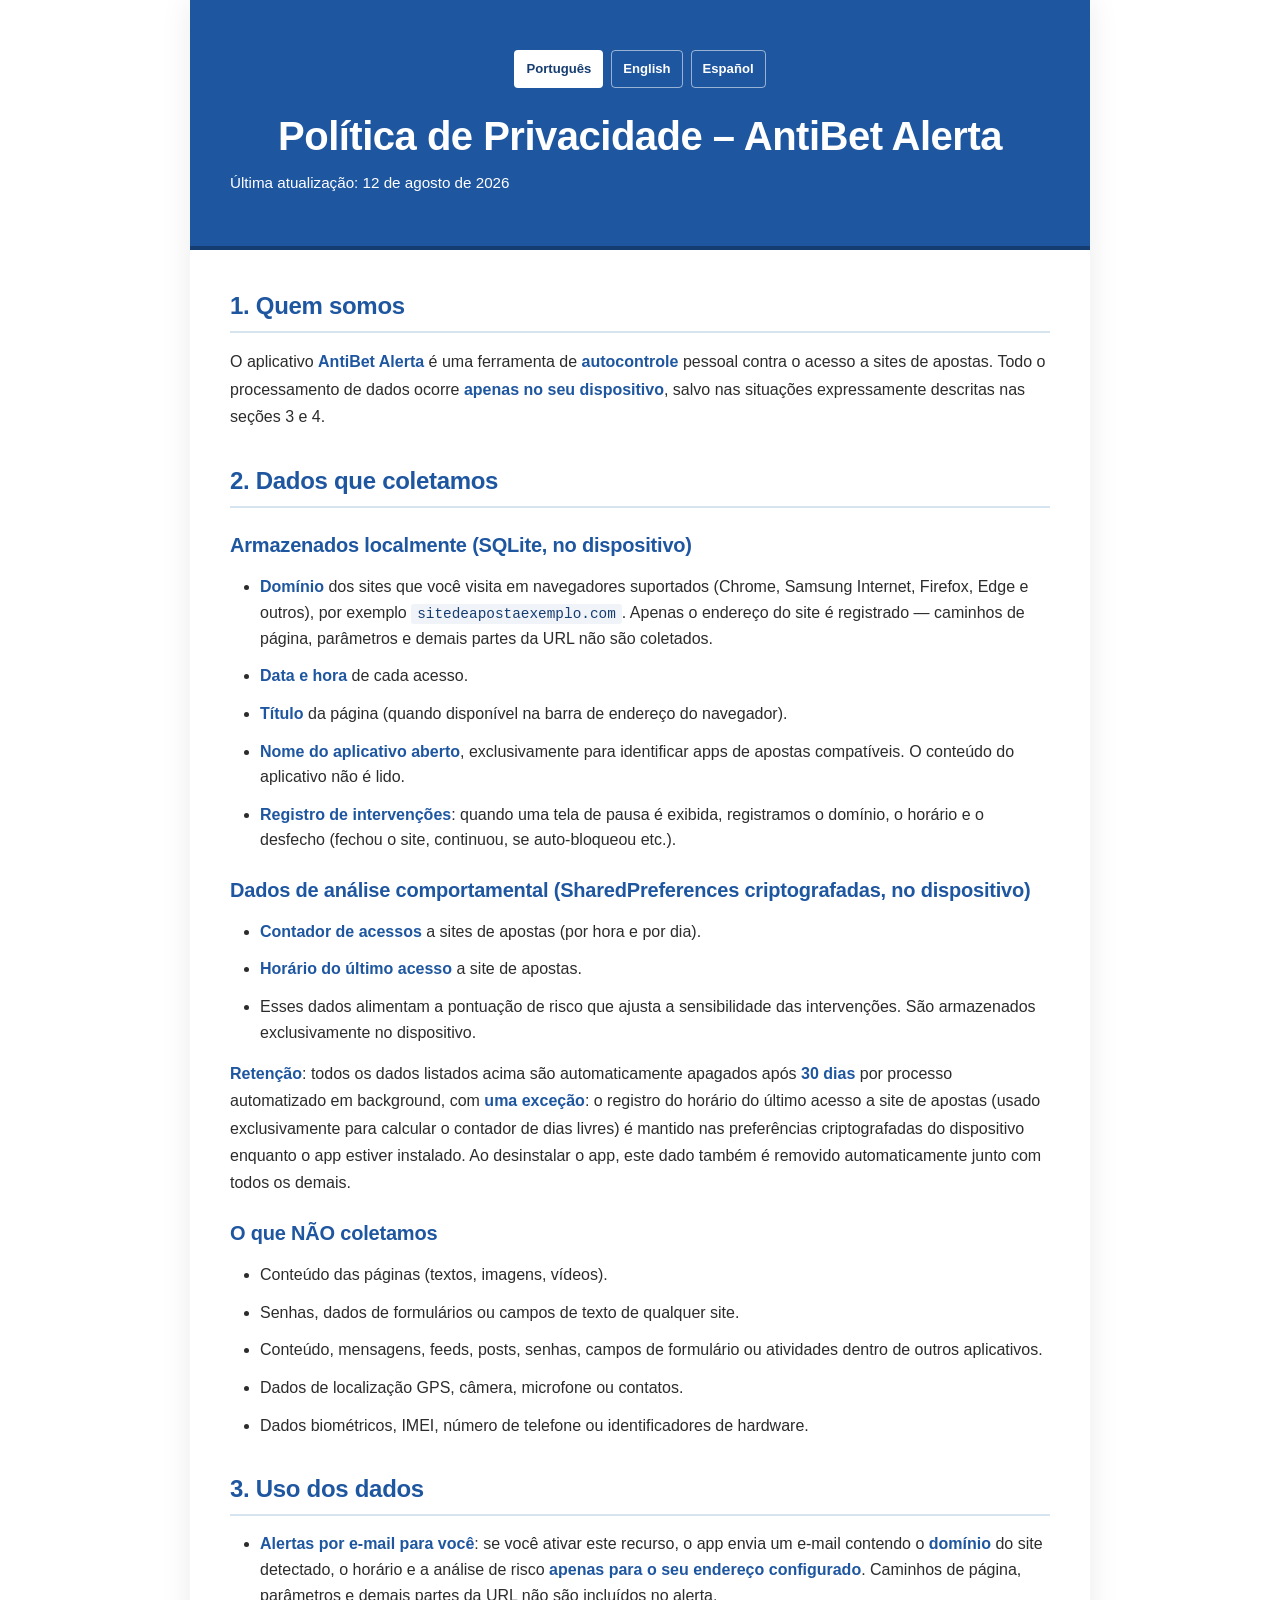
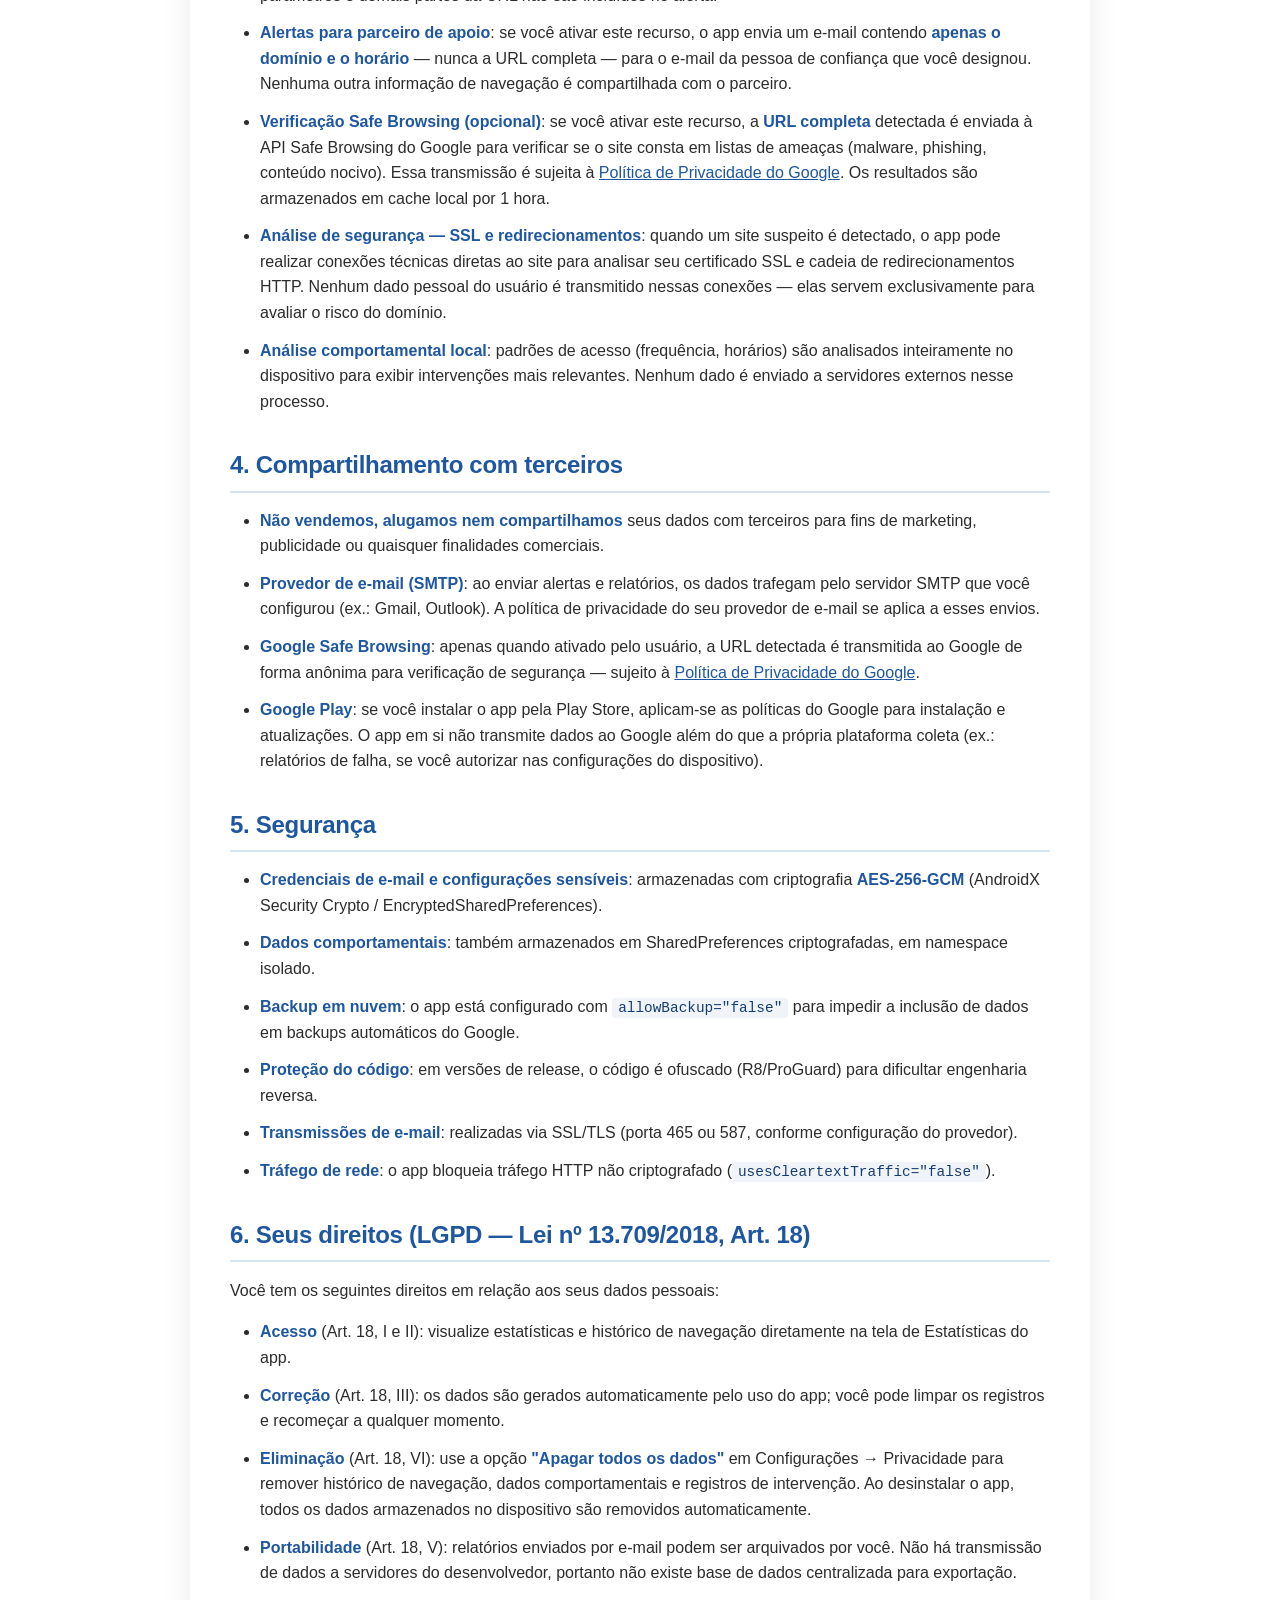
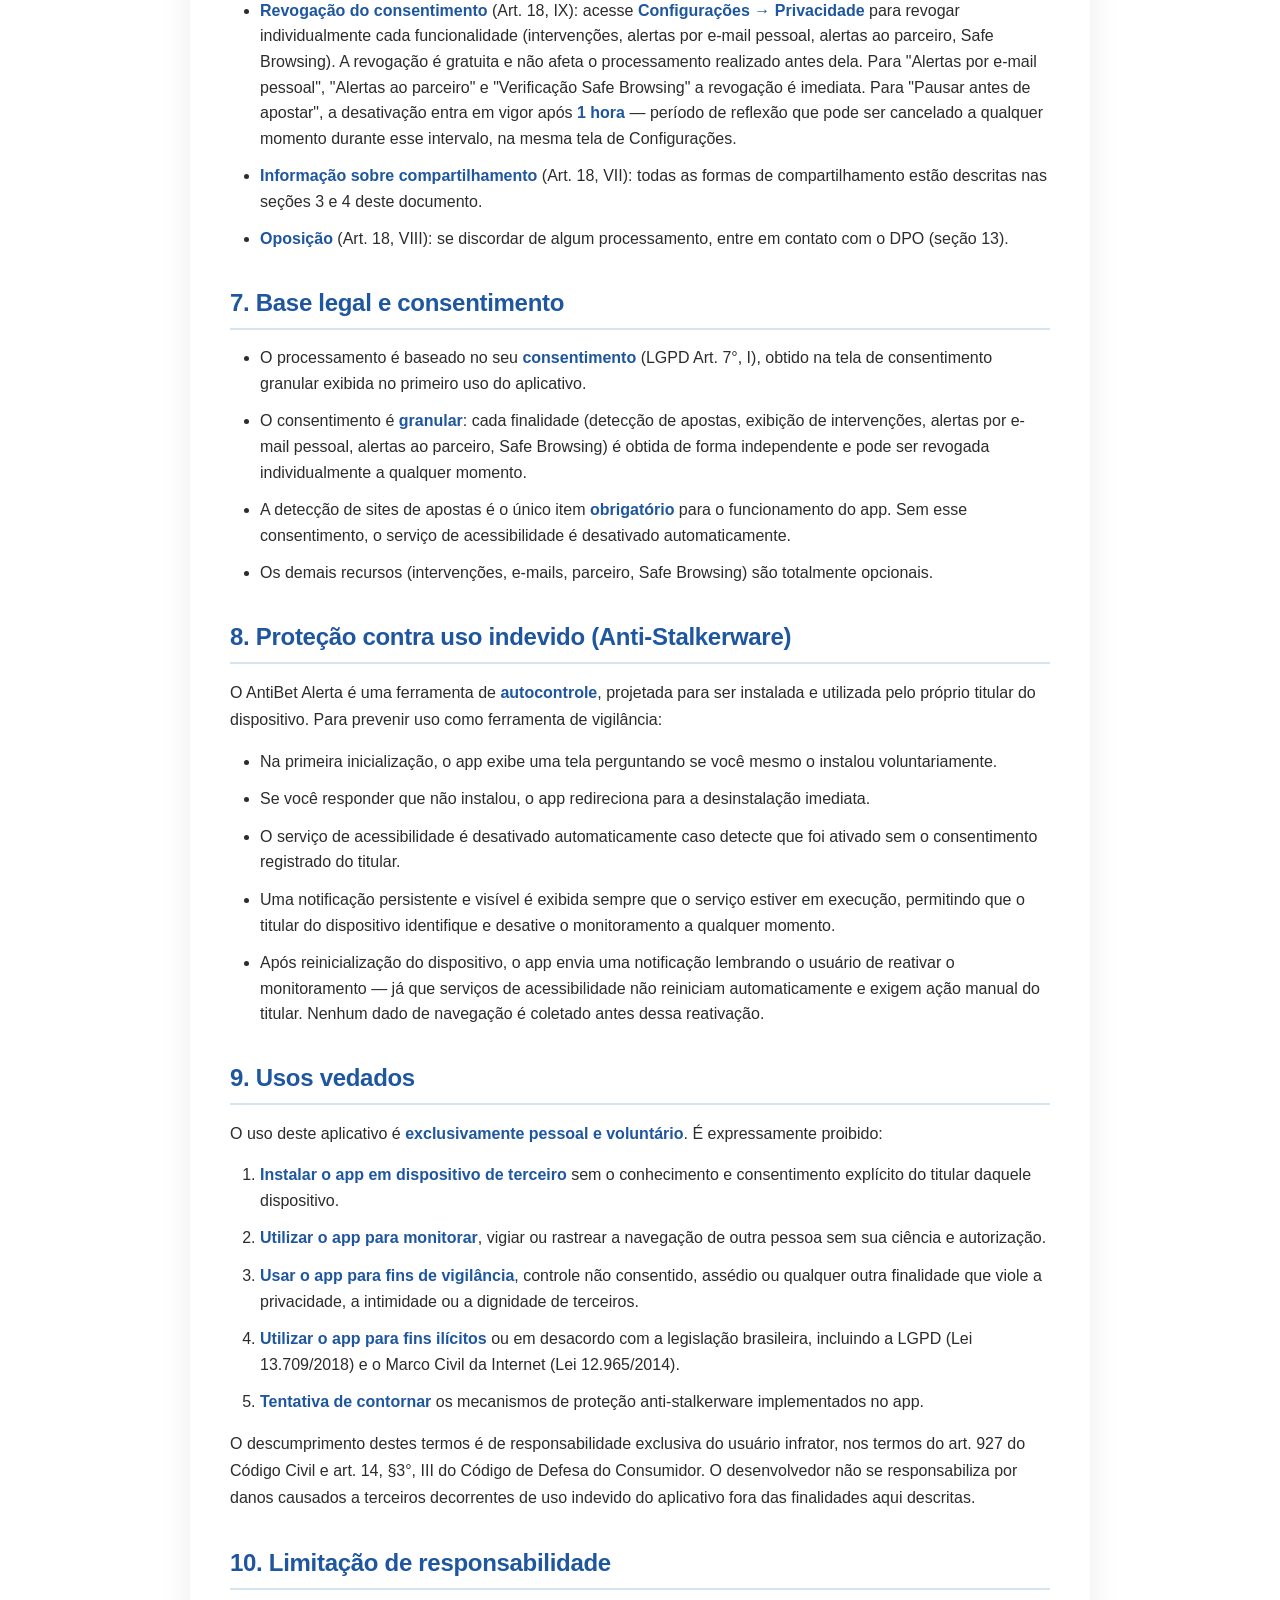
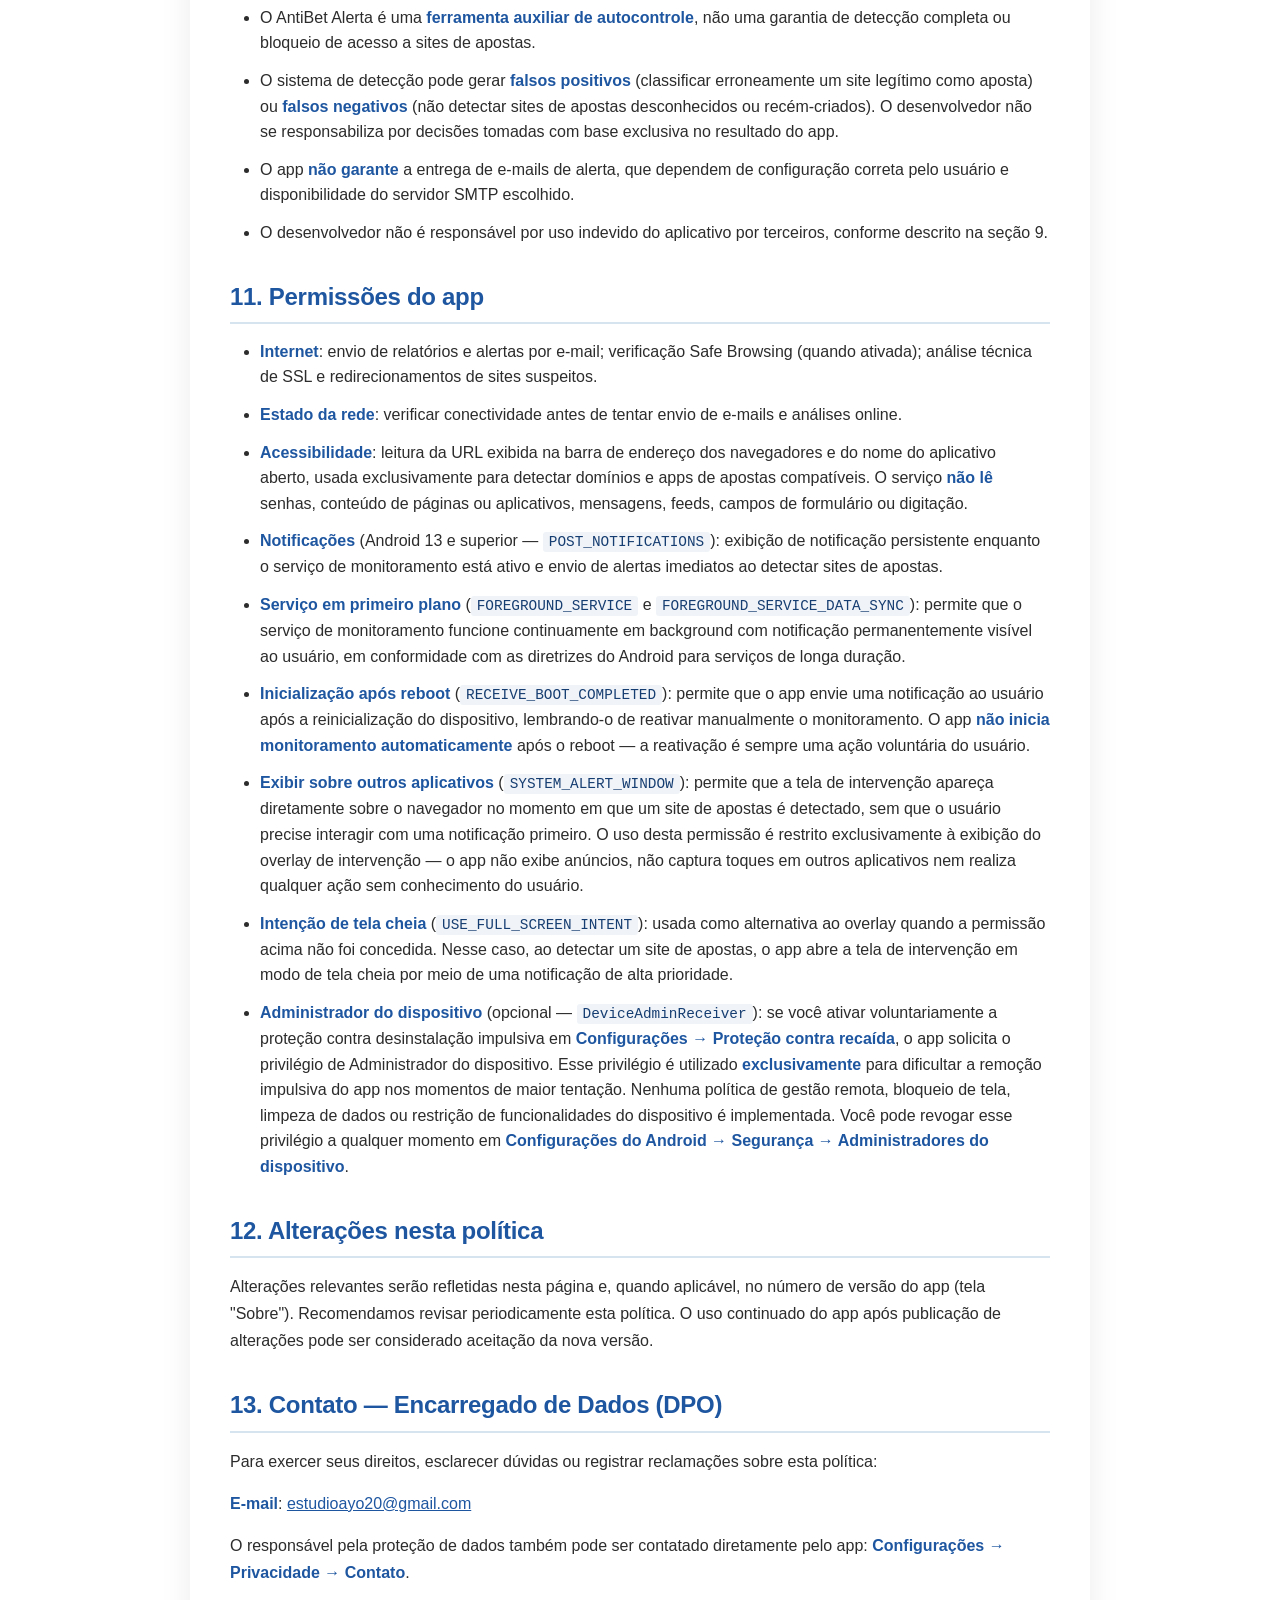
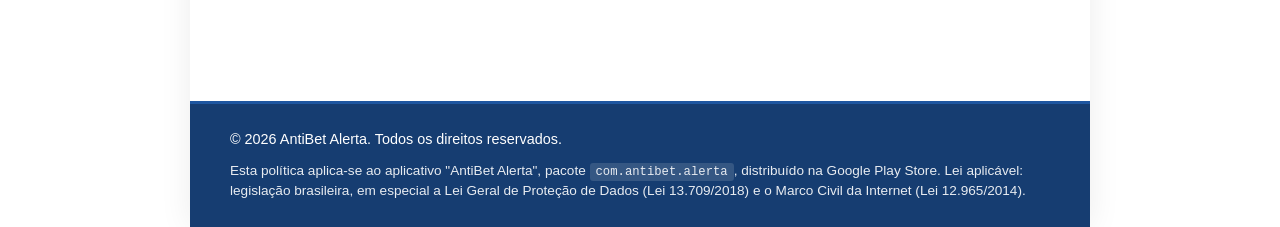
<file: index.html>
<!DOCTYPE html>
<html lang="pt-BR">
<head>
    <meta charset="UTF-8">
    <meta name="viewport" content="width=device-width, initial-scale=1.0, maximum-scale=5.0, user-scalable=yes">
    <meta name="description" content="Política de Privacidade do AntiBet Alerta - Aplicativo Android">
    <meta name="theme-color" content="#1e56a0">
    <link rel="canonical" href="https://brendaalcantara-liv.github.io/privacy-policy/">
    <link rel="alternate" hreflang="pt-BR" href="https://brendaalcantara-liv.github.io/privacy-policy/">
    <link rel="alternate" hreflang="en" href="https://brendaalcantara-liv.github.io/privacy-policy/en/">
    <link rel="alternate" hreflang="es" href="https://brendaalcantara-liv.github.io/privacy-policy/es/">
    <meta name="mobile-web-app-capable" content="yes">
    <title>Política de Privacidade - AntiBet Alerta</title>
    
    <!-- Favicon -->
    <link rel="icon" type="image/png" href="icon.png">
    <link rel="shortcut icon" type="image/png" href="icon.png">
    <link rel="apple-touch-icon" href="icon.png">
    
    <link rel="stylesheet" href="styles.css">
</head>
<body>
    <div class="container">
        <header>
            <nav class="language-nav" aria-label="Idiomas">
                <a href="./" lang="pt-BR" aria-current="page">Português</a>
                <a href="./en/" lang="en">English</a>
                <a href="./es/" lang="es">Español</a>
            </nav>
            <h1>Política de Privacidade – AntiBet Alerta</h1>
            <p class="last-update">Última atualização: 12 de agosto de 2026</p>
        </header>

        <main>
            <section>
                <h2>1. Quem somos</h2>
                <p>O aplicativo <strong>AntiBet Alerta</strong> é uma ferramenta de <strong>autocontrole</strong> pessoal contra o acesso a sites de apostas. Todo o processamento de dados ocorre <strong>apenas no seu dispositivo</strong>, salvo nas situações expressamente descritas nas seções 3 e 4.</p>
            </section>

            <section>
                <h2>2. Dados que coletamos</h2>
                
                <h3>Armazenados localmente (SQLite, no dispositivo)</h3>
                <ul>
                    <li><strong>Domínio</strong> dos sites que você visita em navegadores suportados (Chrome, Samsung Internet, Firefox, Edge e outros), por exemplo <code>sitedeapostaexemplo.com</code>. Apenas o endereço do site é registrado — caminhos de página, parâmetros e demais partes da URL não são coletados.</li>
                    <li><strong>Data e hora</strong> de cada acesso.</li>
                    <li><strong>Título</strong> da página (quando disponível na barra de endereço do navegador).</li>
                    <li><strong>Nome do aplicativo aberto</strong>, exclusivamente para identificar apps de apostas compatíveis. O conteúdo do aplicativo não é lido.</li>
                    <li><strong>Registro de intervenções</strong>: quando uma tela de pausa é exibida, registramos o domínio, o horário e o desfecho (fechou o site, continuou, se auto-bloqueou etc.).</li>
                </ul>

                <h3>Dados de análise comportamental (SharedPreferences criptografadas, no dispositivo)</h3>
                <ul>
                    <li><strong>Contador de acessos</strong> a sites de apostas (por hora e por dia).</li>
                    <li><strong>Horário do último acesso</strong> a site de apostas.</li>
                    <li>Esses dados alimentam a pontuação de risco que ajusta a sensibilidade das intervenções. São armazenados exclusivamente no dispositivo.</li>
                </ul>

                <p><strong>Retenção</strong>: todos os dados listados acima são automaticamente apagados após <strong>30 dias</strong> por processo automatizado em background, com <strong>uma exceção</strong>: o registro do horário do último acesso a site de apostas (usado exclusivamente para calcular o contador de dias livres) é mantido nas preferências criptografadas do dispositivo enquanto o app estiver instalado. Ao desinstalar o app, este dado também é removido automaticamente junto com todos os demais.</p>

                <h3>O que NÃO coletamos</h3>
                <ul>
                    <li>Conteúdo das páginas (textos, imagens, vídeos).</li>
                    <li>Senhas, dados de formulários ou campos de texto de qualquer site.</li>
                    <li>Conteúdo, mensagens, feeds, posts, senhas, campos de formulário ou atividades dentro de outros aplicativos.</li>
                    <li>Dados de localização GPS, câmera, microfone ou contatos.</li>
                    <li>Dados biométricos, IMEI, número de telefone ou identificadores de hardware.</li>
                </ul>
            </section>

            <section>
                <h2>3. Uso dos dados</h2>
                <ul>
                    <li><strong>Alertas por e-mail para você</strong>: se você ativar este recurso, o app envia um e-mail contendo o <strong>domínio</strong> do site detectado, o horário e a análise de risco <strong>apenas para o seu endereço configurado</strong>. Caminhos de página, parâmetros e demais partes da URL não são incluídos no alerta.</li>
                    <li><strong>Alertas para parceiro de apoio</strong>: se você ativar este recurso, o app envia um e-mail contendo <strong>apenas o domínio e o horário</strong> — nunca a URL completa — para o e-mail da pessoa de confiança que você designou. Nenhuma outra informação de navegação é compartilhada com o parceiro.</li>
                    <li><strong>Verificação Safe Browsing (opcional)</strong>: se você ativar este recurso, a <strong>URL completa</strong> detectada é enviada à API Safe Browsing do Google para verificar se o site consta em listas de ameaças (malware, phishing, conteúdo nocivo). Essa transmissão é sujeita à <a href="https://policies.google.com/privacy" target="_blank">Política de Privacidade do Google</a>. Os resultados são armazenados em cache local por 1 hora.</li>
                    <li><strong>Análise de segurança — SSL e redirecionamentos</strong>: quando um site suspeito é detectado, o app pode realizar conexões técnicas diretas ao site para analisar seu certificado SSL e cadeia de redirecionamentos HTTP. Nenhum dado pessoal do usuário é transmitido nessas conexões — elas servem exclusivamente para avaliar o risco do domínio.</li>
                    <li><strong>Análise comportamental local</strong>: padrões de acesso (frequência, horários) são analisados inteiramente no dispositivo para exibir intervenções mais relevantes. Nenhum dado é enviado a servidores externos nesse processo.</li>
                </ul>
            </section>

            <section>
                <h2>4. Compartilhamento com terceiros</h2>
                <ul>
                    <li><strong>Não vendemos, alugamos nem compartilhamos</strong> seus dados com terceiros para fins de marketing, publicidade ou quaisquer finalidades comerciais.</li>
                    <li><strong>Provedor de e-mail (SMTP)</strong>: ao enviar alertas e relatórios, os dados trafegam pelo servidor SMTP que você configurou (ex.: Gmail, Outlook). A política de privacidade do seu provedor de e-mail se aplica a esses envios.</li>
                    <li><strong>Google Safe Browsing</strong>: apenas quando ativado pelo usuário, a URL detectada é transmitida ao Google de forma anônima para verificação de segurança — sujeito à <a href="https://policies.google.com/privacy" target="_blank">Política de Privacidade do Google</a>.</li>
                    <li><strong>Google Play</strong>: se você instalar o app pela Play Store, aplicam-se as políticas do Google para instalação e atualizações. O app em si não transmite dados ao Google além do que a própria plataforma coleta (ex.: relatórios de falha, se você autorizar nas configurações do dispositivo).</li>
                </ul>
            </section>

            <section>
                <h2>5. Segurança</h2>
                <ul>
                    <li><strong>Credenciais de e-mail e configurações sensíveis</strong>: armazenadas com criptografia <strong>AES-256-GCM</strong> (AndroidX Security Crypto / EncryptedSharedPreferences).</li>
                    <li><strong>Dados comportamentais</strong>: também armazenados em SharedPreferences criptografadas, em namespace isolado.</li>
                    <li><strong>Backup em nuvem</strong>: o app está configurado com <code>allowBackup="false"</code> para impedir a inclusão de dados em backups automáticos do Google.</li>
                    <li><strong>Proteção do código</strong>: em versões de release, o código é ofuscado (R8/ProGuard) para dificultar engenharia reversa.</li>
                    <li><strong>Transmissões de e-mail</strong>: realizadas via SSL/TLS (porta 465 ou 587, conforme configuração do provedor).</li>
                    <li><strong>Tráfego de rede</strong>: o app bloqueia tráfego HTTP não criptografado (<code>usesCleartextTraffic="false"</code>).</li>
                </ul>
            </section>

            <section>
                <h2>6. Seus direitos (LGPD — Lei nº 13.709/2018, Art. 18)</h2>
                <p>Você tem os seguintes direitos em relação aos seus dados pessoais:</p>
                <ul>
                    <li><strong>Acesso</strong> (Art. 18, I e II): visualize estatísticas e histórico de navegação diretamente na tela de Estatísticas do app.</li>
                    <li><strong>Correção</strong> (Art. 18, III): os dados são gerados automaticamente pelo uso do app; você pode limpar os registros e recomeçar a qualquer momento.</li>
                    <li><strong>Eliminação</strong> (Art. 18, VI): use a opção <strong>"Apagar todos os dados"</strong> em Configurações → Privacidade para remover histórico de navegação, dados comportamentais e registros de intervenção. Ao desinstalar o app, todos os dados armazenados no dispositivo são removidos automaticamente.</li>
                    <li><strong>Portabilidade</strong> (Art. 18, V): relatórios enviados por e-mail podem ser arquivados por você. Não há transmissão de dados a servidores do desenvolvedor, portanto não existe base de dados centralizada para exportação.</li>
                    <li><strong>Revogação do consentimento</strong> (Art. 18, IX): acesse <strong>Configurações → Privacidade</strong> para revogar individualmente cada funcionalidade (intervenções, alertas por e-mail pessoal, alertas ao parceiro, Safe Browsing). A revogação é gratuita e não afeta o processamento realizado antes dela. Para "Alertas por e-mail pessoal", "Alertas ao parceiro" e "Verificação Safe Browsing" a revogação é imediata. Para "Pausar antes de apostar", a desativação entra em vigor após <strong>1 hora</strong> — período de reflexão que pode ser cancelado a qualquer momento durante esse intervalo, na mesma tela de Configurações.</li>
                    <li><strong>Informação sobre compartilhamento</strong> (Art. 18, VII): todas as formas de compartilhamento estão descritas nas seções 3 e 4 deste documento.</li>
                    <li><strong>Oposição</strong> (Art. 18, VIII): se discordar de algum processamento, entre em contato com o DPO (seção 13).</li>
                </ul>
            </section>

            <section>
                <h2>7. Base legal e consentimento</h2>
                <ul>
                    <li>O processamento é baseado no seu <strong>consentimento</strong> (LGPD Art. 7°, I), obtido na tela de consentimento granular exibida no primeiro uso do aplicativo.</li>
                    <li>O consentimento é <strong>granular</strong>: cada finalidade (detecção de apostas, exibição de intervenções, alertas por e-mail pessoal, alertas ao parceiro, Safe Browsing) é obtida de forma independente e pode ser revogada individualmente a qualquer momento.</li>
                    <li>A detecção de sites de apostas é o único item <strong>obrigatório</strong> para o funcionamento do app. Sem esse consentimento, o serviço de acessibilidade é desativado automaticamente.</li>
                    <li>Os demais recursos (intervenções, e-mails, parceiro, Safe Browsing) são totalmente opcionais.</li>
                </ul>
            </section>

            <section>
                <h2>8. Proteção contra uso indevido (Anti-Stalkerware)</h2>
                <p>O AntiBet Alerta é uma ferramenta de <strong>autocontrole</strong>, projetada para ser instalada e utilizada pelo próprio titular do dispositivo. Para prevenir uso como ferramenta de vigilância:</p>
                <ul>
                    <li>Na primeira inicialização, o app exibe uma tela perguntando se você mesmo o instalou voluntariamente.</li>
                    <li>Se você responder que não instalou, o app redireciona para a desinstalação imediata.</li>
                    <li>O serviço de acessibilidade é desativado automaticamente caso detecte que foi ativado sem o consentimento registrado do titular.</li>
                    <li>Uma notificação persistente e visível é exibida sempre que o serviço estiver em execução, permitindo que o titular do dispositivo identifique e desative o monitoramento a qualquer momento.</li>
                    <li>Após reinicialização do dispositivo, o app envia uma notificação lembrando o usuário de reativar o monitoramento — já que serviços de acessibilidade não reiniciam automaticamente e exigem ação manual do titular. Nenhum dado de navegação é coletado antes dessa reativação.</li>
                </ul>
            </section>

            <section>
                <h2>9. Usos vedados</h2>
                <p>O uso deste aplicativo é <strong>exclusivamente pessoal e voluntário</strong>. É expressamente proibido:</p>
                <ol>
                    <li><strong>Instalar o app em dispositivo de terceiro</strong> sem o conhecimento e consentimento explícito do titular daquele dispositivo.</li>
                    <li><strong>Utilizar o app para monitorar</strong>, vigiar ou rastrear a navegação de outra pessoa sem sua ciência e autorização.</li>
                    <li><strong>Usar o app para fins de vigilância</strong>, controle não consentido, assédio ou qualquer outra finalidade que viole a privacidade, a intimidade ou a dignidade de terceiros.</li>
                    <li><strong>Utilizar o app para fins ilícitos</strong> ou em desacordo com a legislação brasileira, incluindo a LGPD (Lei 13.709/2018) e o Marco Civil da Internet (Lei 12.965/2014).</li>
                    <li><strong>Tentativa de contornar</strong> os mecanismos de proteção anti-stalkerware implementados no app.</li>
                </ol>
                <p>O descumprimento destes termos é de responsabilidade exclusiva do usuário infrator, nos termos do art. 927 do Código Civil e art. 14, §3°, III do Código de Defesa do Consumidor. O desenvolvedor não se responsabiliza por danos causados a terceiros decorrentes de uso indevido do aplicativo fora das finalidades aqui descritas.</p>
            </section>

            <section>
                <h2>10. Limitação de responsabilidade</h2>
                <ul>
                    <li>O AntiBet Alerta é uma <strong>ferramenta auxiliar de autocontrole</strong>, não uma garantia de detecção completa ou bloqueio de acesso a sites de apostas.</li>
                    <li>O sistema de detecção pode gerar <strong>falsos positivos</strong> (classificar erroneamente um site legítimo como aposta) ou <strong>falsos negativos</strong> (não detectar sites de apostas desconhecidos ou recém-criados). O desenvolvedor não se responsabiliza por decisões tomadas com base exclusiva no resultado do app.</li>
                    <li>O app <strong>não garante</strong> a entrega de e-mails de alerta, que dependem de configuração correta pelo usuário e disponibilidade do servidor SMTP escolhido.</li>
                    <li>O desenvolvedor não é responsável por uso indevido do aplicativo por terceiros, conforme descrito na seção 9.</li>
                </ul>
            </section>

            <section>
                <h2>11. Permissões do app</h2>
                <ul>
                    <li><strong>Internet</strong>: envio de relatórios e alertas por e-mail; verificação Safe Browsing (quando ativada); análise técnica de SSL e redirecionamentos de sites suspeitos.</li>
                    <li><strong>Estado da rede</strong>: verificar conectividade antes de tentar envio de e-mails e análises online.</li>
                    <li><strong>Acessibilidade</strong>: leitura da URL exibida na barra de endereço dos navegadores e do nome do aplicativo aberto, usada exclusivamente para detectar domínios e apps de apostas compatíveis. O serviço <strong>não lê</strong> senhas, conteúdo de páginas ou aplicativos, mensagens, feeds, campos de formulário ou digitação.</li>
                    <li><strong>Notificações</strong> (Android 13 e superior — <code>POST_NOTIFICATIONS</code>): exibição de notificação persistente enquanto o serviço de monitoramento está ativo e envio de alertas imediatos ao detectar sites de apostas.</li>
                    <li><strong>Serviço em primeiro plano</strong> (<code>FOREGROUND_SERVICE</code> e <code>FOREGROUND_SERVICE_DATA_SYNC</code>): permite que o serviço de monitoramento funcione continuamente em background com notificação permanentemente visível ao usuário, em conformidade com as diretrizes do Android para serviços de longa duração.</li>
                    <li><strong>Inicialização após reboot</strong> (<code>RECEIVE_BOOT_COMPLETED</code>): permite que o app envie uma notificação ao usuário após a reinicialização do dispositivo, lembrando-o de reativar manualmente o monitoramento. O app <strong>não inicia monitoramento automaticamente</strong> após o reboot — a reativação é sempre uma ação voluntária do usuário.</li>
                    <li><strong>Exibir sobre outros aplicativos</strong> (<code>SYSTEM_ALERT_WINDOW</code>): permite que a tela de intervenção apareça diretamente sobre o navegador no momento em que um site de apostas é detectado, sem que o usuário precise interagir com uma notificação primeiro. O uso desta permissão é restrito exclusivamente à exibição do overlay de intervenção — o app não exibe anúncios, não captura toques em outros aplicativos nem realiza qualquer ação sem conhecimento do usuário.</li>
                    <li><strong>Intenção de tela cheia</strong> (<code>USE_FULL_SCREEN_INTENT</code>): usada como alternativa ao overlay quando a permissão acima não foi concedida. Nesse caso, ao detectar um site de apostas, o app abre a tela de intervenção em modo de tela cheia por meio de uma notificação de alta prioridade.</li>
                    <li><strong>Administrador do dispositivo</strong> (opcional — <code>DeviceAdminReceiver</code>): se você ativar voluntariamente a proteção contra desinstalação impulsiva em <strong>Configurações → Proteção contra recaída</strong>, o app solicita o privilégio de Administrador do dispositivo. Esse privilégio é utilizado <strong>exclusivamente</strong> para dificultar a remoção impulsiva do app nos momentos de maior tentação. Nenhuma política de gestão remota, bloqueio de tela, limpeza de dados ou restrição de funcionalidades do dispositivo é implementada. Você pode revogar esse privilégio a qualquer momento em <strong>Configurações do Android → Segurança → Administradores do dispositivo</strong>.</li>
                </ul>
            </section>

            <section>
                <h2>12. Alterações nesta política</h2>
                <p>Alterações relevantes serão refletidas nesta página e, quando aplicável, no número de versão do app (tela "Sobre"). Recomendamos revisar periodicamente esta política. O uso continuado do app após publicação de alterações pode ser considerado aceitação da nova versão.</p>
            </section>

            <section>
                <h2>13. Contato — Encarregado de Dados (DPO)</h2>
                <p>Para exercer seus direitos, esclarecer dúvidas ou registrar reclamações sobre esta política:</p>
                <p><strong>E-mail</strong>: <a href="mailto:estudioayo20@gmail.com">estudioayo20@gmail.com</a></p>
                <p>O responsável pela proteção de dados também pode ser contatado diretamente pelo app: <strong>Configurações → Privacidade → Contato</strong>.</p>
            </section>
        </main>

        <footer>
            <p>&copy; 2026 AntiBet Alerta. Todos os direitos reservados.</p>
            <p style="margin-top: 10px; font-size: 0.85em; opacity: 0.9;">Esta política aplica-se ao aplicativo "AntiBet Alerta", pacote <code>com.antibet.alerta</code>, distribuído na Google Play Store. Lei aplicável: legislação brasileira, em especial a Lei Geral de Proteção de Dados (Lei 13.709/2018) e o Marco Civil da Internet (Lei 12.965/2014).</p>
        </footer>
    </div>
</body>
</html>
</file>
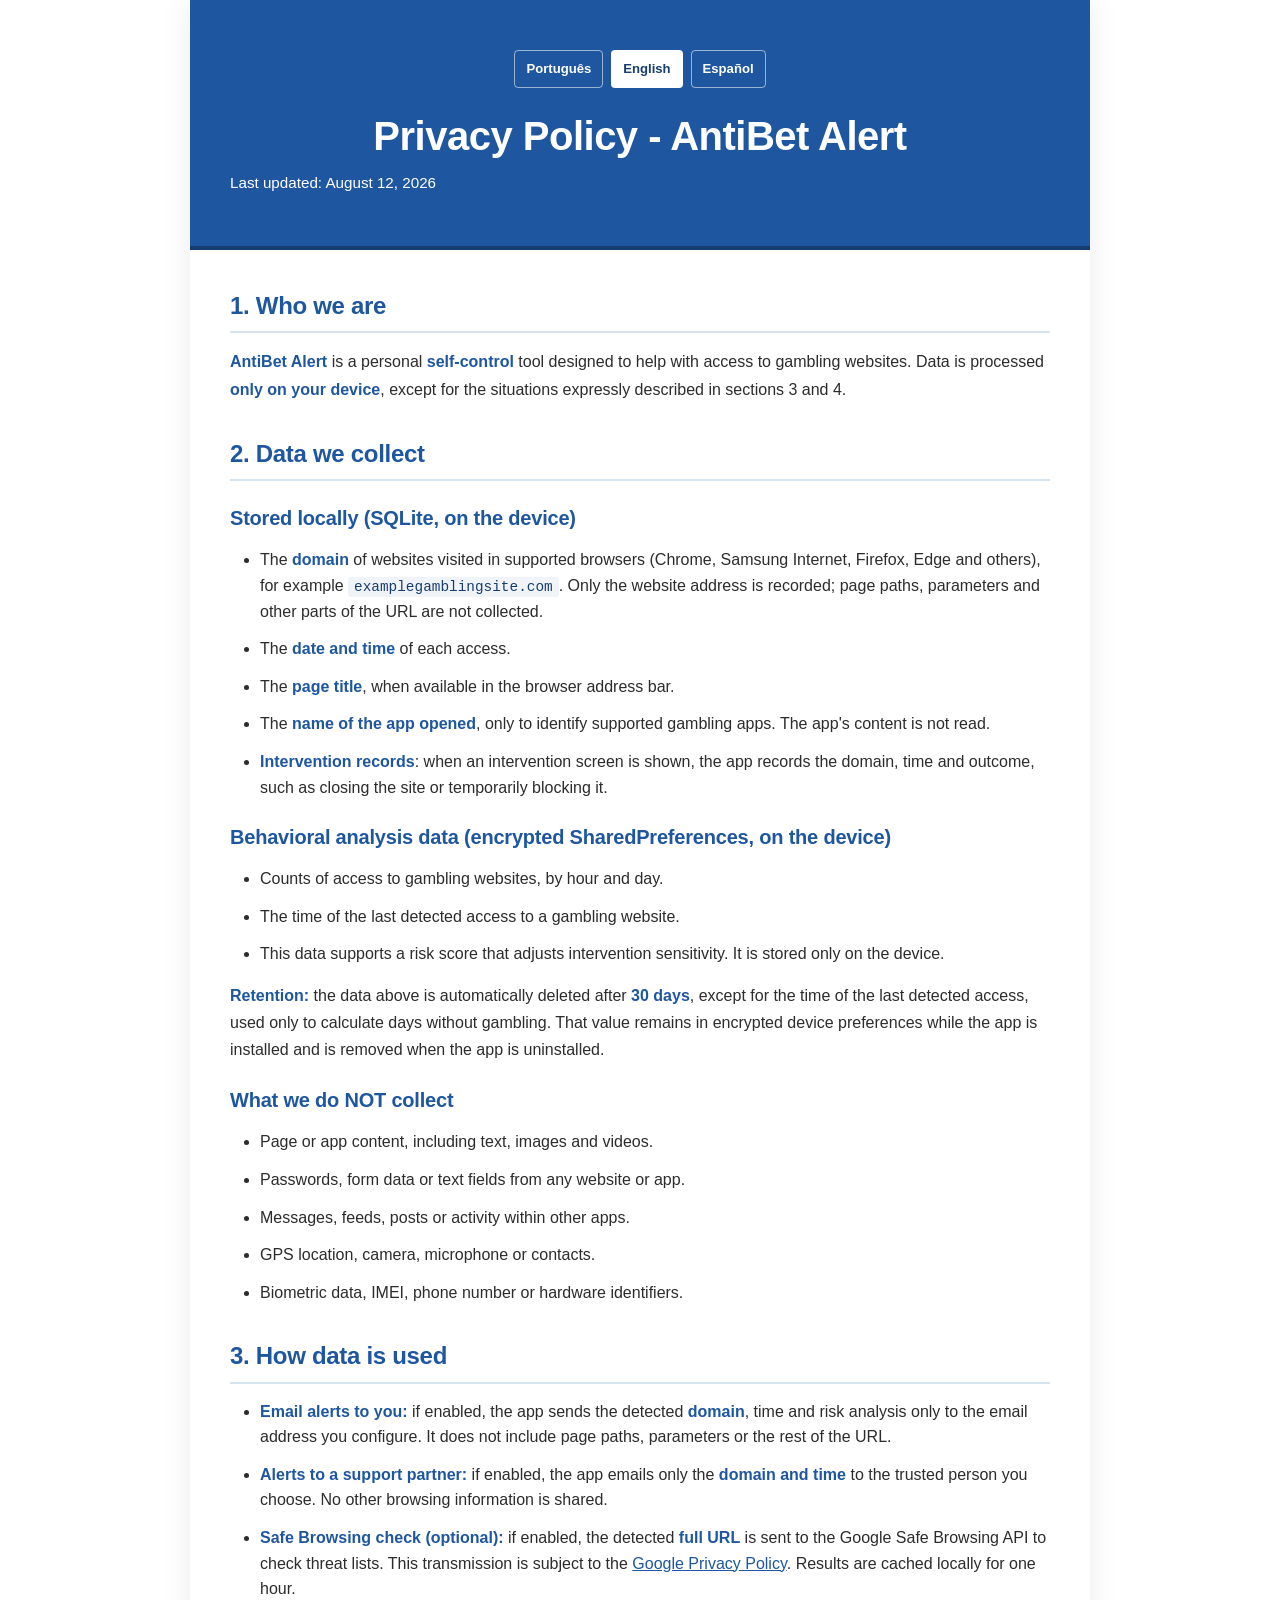
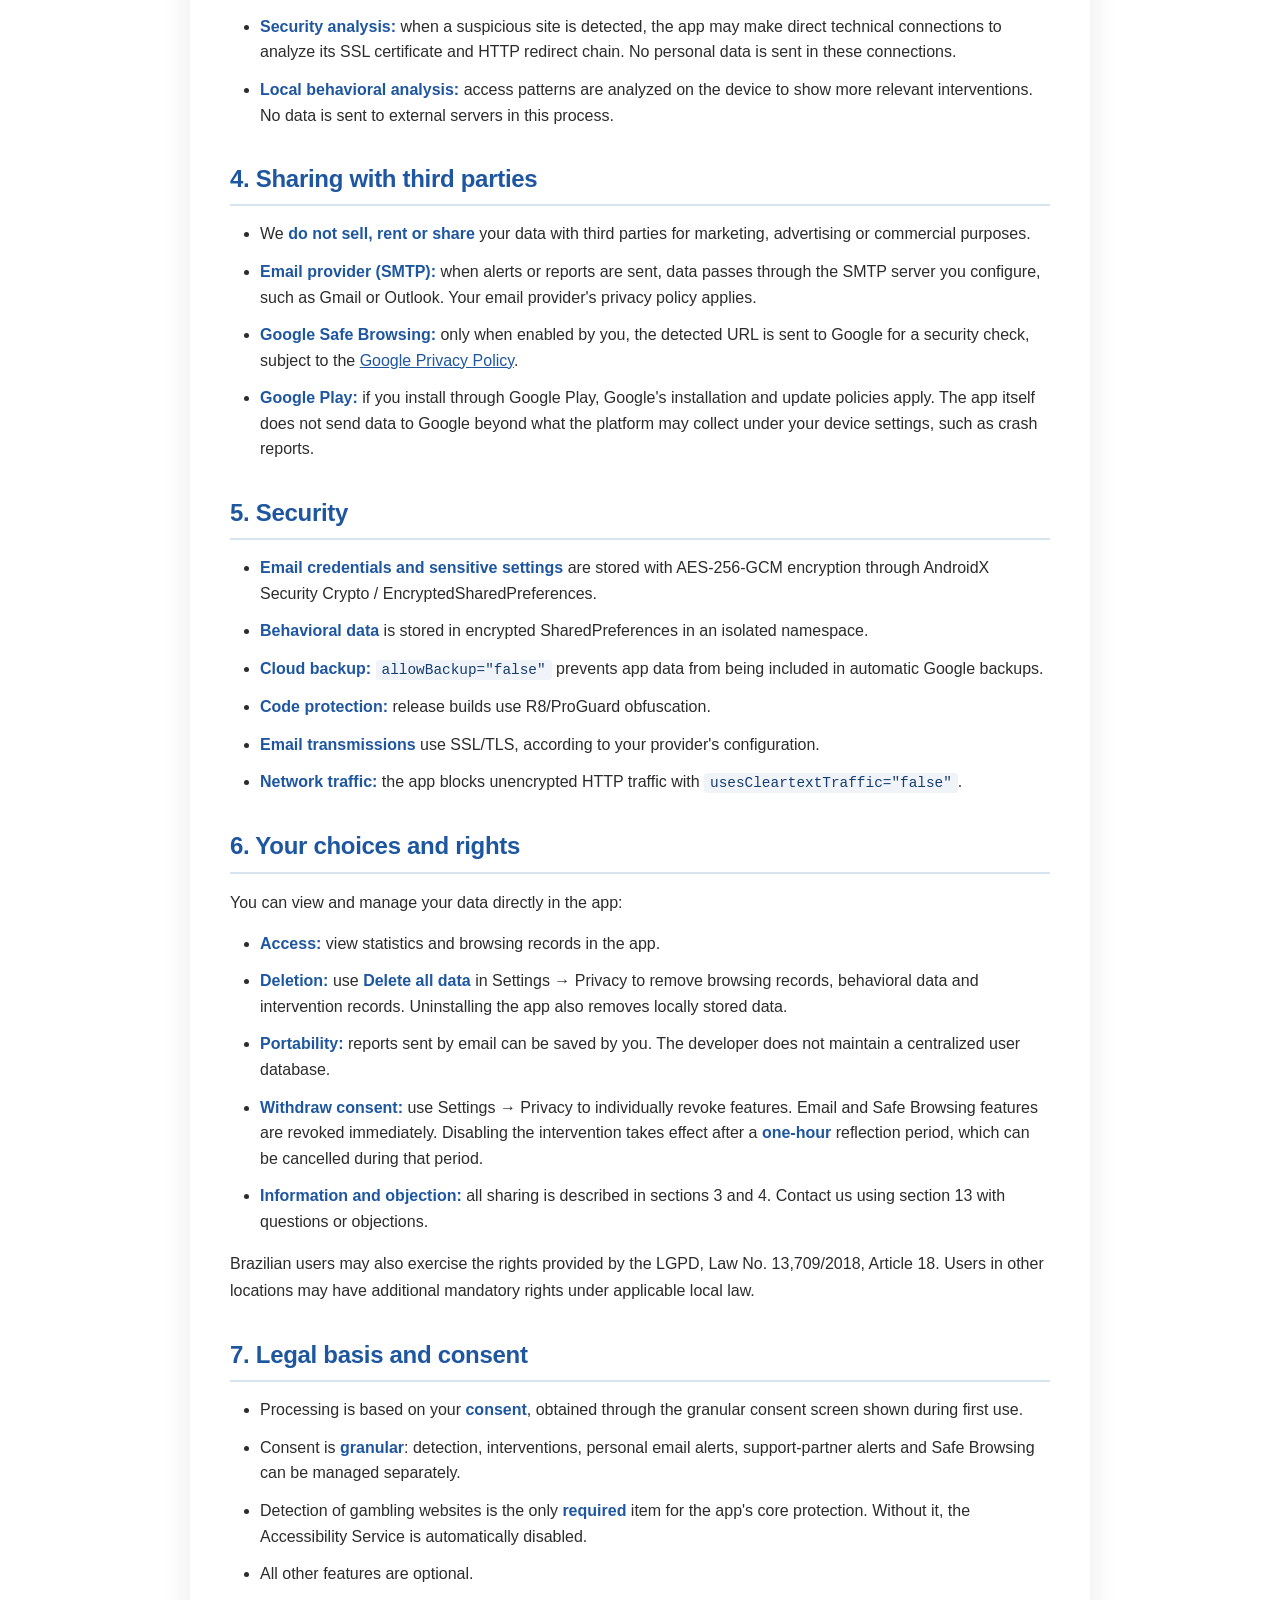
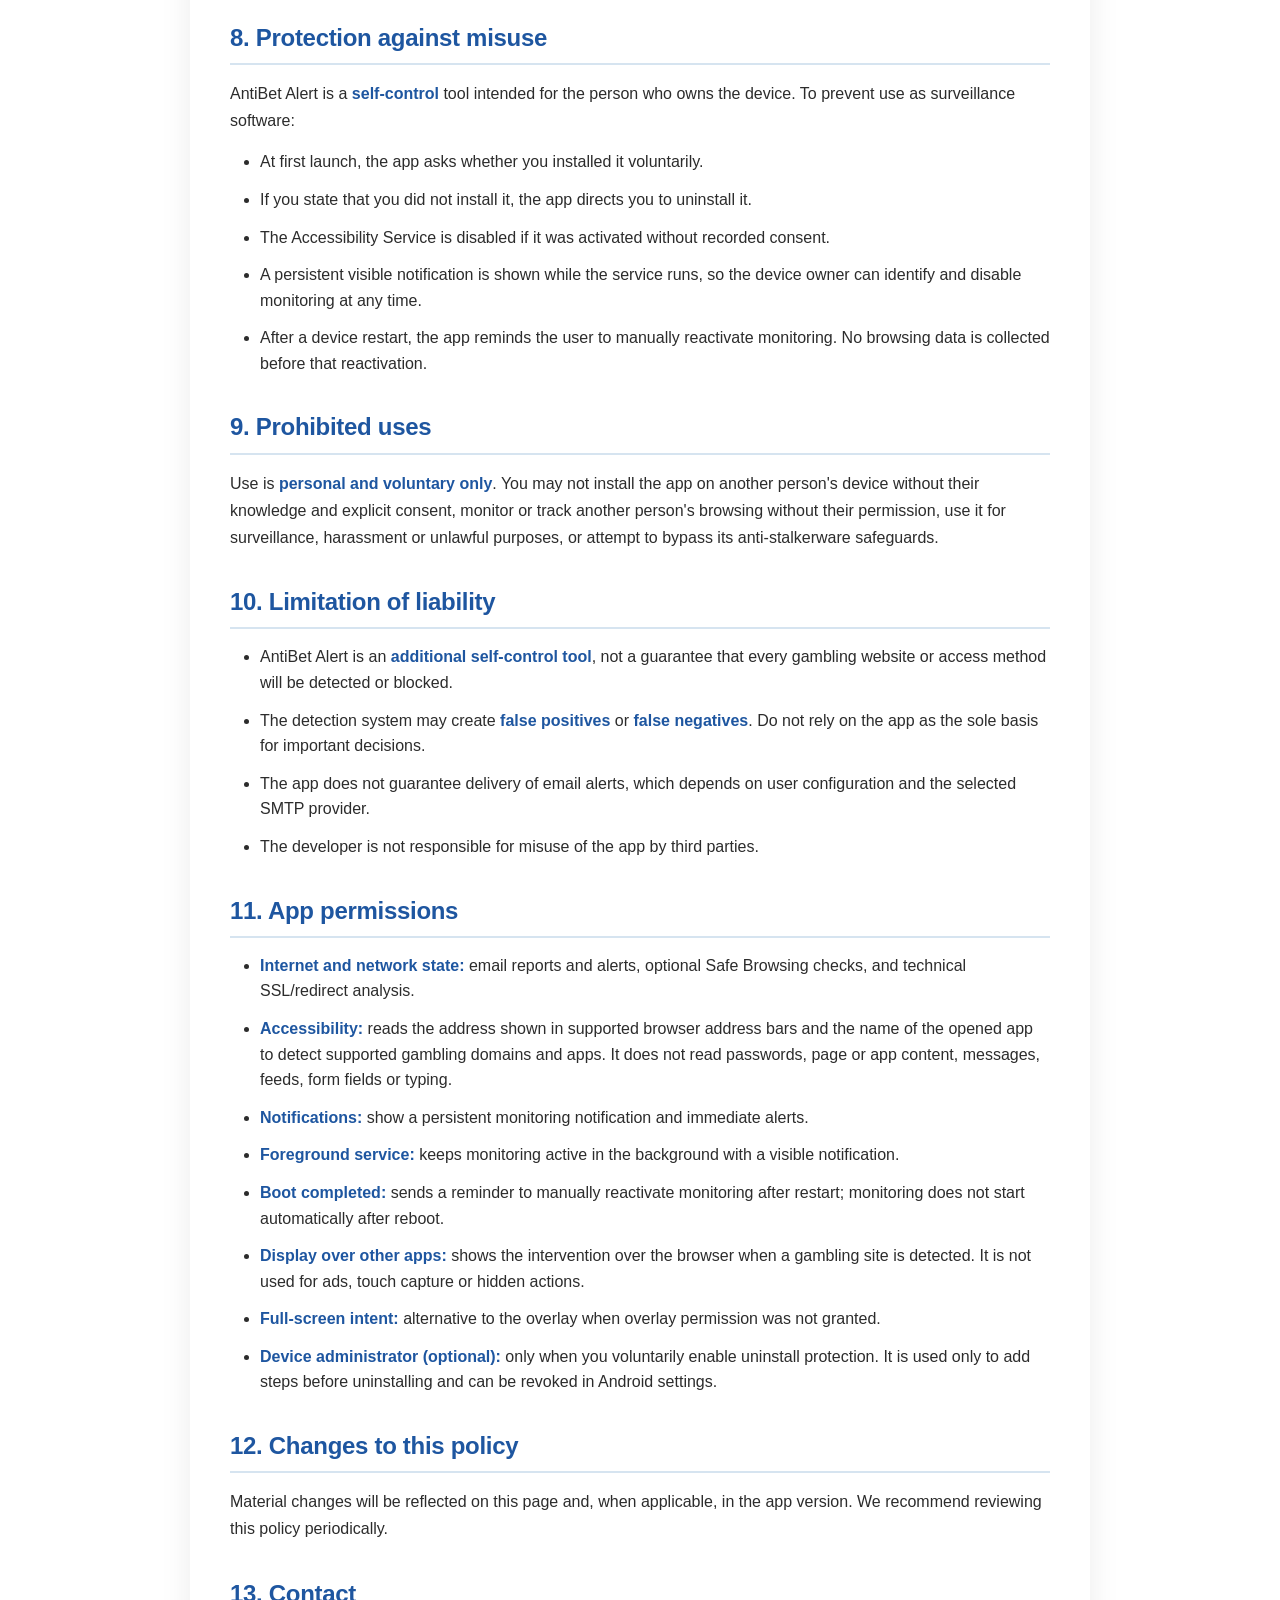
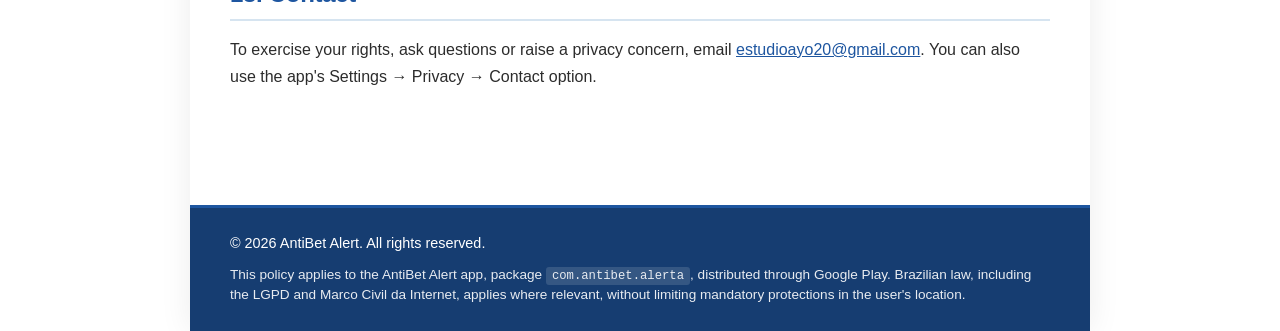
<file: en/index.html>
<!DOCTYPE html>
<html lang="en">
<head>
  <meta charset="UTF-8">
  <meta name="viewport" content="width=device-width, initial-scale=1.0, maximum-scale=5.0, user-scalable=yes">
  <meta name="description" content="Privacy Policy for AntiBet Alert, an Android self-control app.">
  <meta name="theme-color" content="#1e56a0">
  <link rel="canonical" href="https://brendaalcantara-liv.github.io/privacy-policy/en/">
  <link rel="alternate" hreflang="pt-BR" href="https://brendaalcantara-liv.github.io/privacy-policy/">
  <link rel="alternate" hreflang="en" href="https://brendaalcantara-liv.github.io/privacy-policy/en/">
  <link rel="alternate" hreflang="es" href="https://brendaalcantara-liv.github.io/privacy-policy/es/">
  <title>Privacy Policy - AntiBet Alert</title>
  <link rel="icon" type="image/png" href="../icon.png"><link rel="stylesheet" href="../styles.css">
</head>
<body><div class="container">
<header><nav class="language-nav" aria-label="Languages"><a href="../" lang="pt-BR">Português</a><a href="./" lang="en" aria-current="page">English</a><a href="../es/" lang="es">Español</a></nav>
<h1>Privacy Policy - AntiBet Alert</h1><p class="last-update">Last updated: August 12, 2026</p></header>
<main>
<section><h2>1. Who we are</h2><p><strong>AntiBet Alert</strong> is a personal <strong>self-control</strong> tool designed to help with access to gambling websites. Data is processed <strong>only on your device</strong>, except for the situations expressly described in sections 3 and 4.</p></section>
<section><h2>2. Data we collect</h2><h3>Stored locally (SQLite, on the device)</h3><ul><li>The <strong>domain</strong> of websites visited in supported browsers (Chrome, Samsung Internet, Firefox, Edge and others), for example <code>examplegamblingsite.com</code>. Only the website address is recorded; page paths, parameters and other parts of the URL are not collected.</li><li>The <strong>date and time</strong> of each access.</li><li>The <strong>page title</strong>, when available in the browser address bar.</li><li>The <strong>name of the app opened</strong>, only to identify supported gambling apps. The app's content is not read.</li><li><strong>Intervention records</strong>: when an intervention screen is shown, the app records the domain, time and outcome, such as closing the site or temporarily blocking it.</li></ul><h3>Behavioral analysis data (encrypted SharedPreferences, on the device)</h3><ul><li>Counts of access to gambling websites, by hour and day.</li><li>The time of the last detected access to a gambling website.</li><li>This data supports a risk score that adjusts intervention sensitivity. It is stored only on the device.</li></ul><p><strong>Retention:</strong> the data above is automatically deleted after <strong>30 days</strong>, except for the time of the last detected access, used only to calculate days without gambling. That value remains in encrypted device preferences while the app is installed and is removed when the app is uninstalled.</p><h3>What we do NOT collect</h3><ul><li>Page or app content, including text, images and videos.</li><li>Passwords, form data or text fields from any website or app.</li><li>Messages, feeds, posts or activity within other apps.</li><li>GPS location, camera, microphone or contacts.</li><li>Biometric data, IMEI, phone number or hardware identifiers.</li></ul></section>
<section><h2>3. How data is used</h2><ul><li><strong>Email alerts to you:</strong> if enabled, the app sends the detected <strong>domain</strong>, time and risk analysis only to the email address you configure. It does not include page paths, parameters or the rest of the URL.</li><li><strong>Alerts to a support partner:</strong> if enabled, the app emails only the <strong>domain and time</strong> to the trusted person you choose. No other browsing information is shared.</li><li><strong>Safe Browsing check (optional):</strong> if enabled, the detected <strong>full URL</strong> is sent to the Google Safe Browsing API to check threat lists. This transmission is subject to the <a href="https://policies.google.com/privacy" target="_blank" rel="noopener noreferrer">Google Privacy Policy</a>. Results are cached locally for one hour.</li><li><strong>Security analysis:</strong> when a suspicious site is detected, the app may make direct technical connections to analyze its SSL certificate and HTTP redirect chain. No personal data is sent in these connections.</li><li><strong>Local behavioral analysis:</strong> access patterns are analyzed on the device to show more relevant interventions. No data is sent to external servers in this process.</li></ul></section>
<section><h2>4. Sharing with third parties</h2><ul><li>We <strong>do not sell, rent or share</strong> your data with third parties for marketing, advertising or commercial purposes.</li><li><strong>Email provider (SMTP):</strong> when alerts or reports are sent, data passes through the SMTP server you configure, such as Gmail or Outlook. Your email provider's privacy policy applies.</li><li><strong>Google Safe Browsing:</strong> only when enabled by you, the detected URL is sent to Google for a security check, subject to the <a href="https://policies.google.com/privacy" target="_blank" rel="noopener noreferrer">Google Privacy Policy</a>.</li><li><strong>Google Play:</strong> if you install through Google Play, Google's installation and update policies apply. The app itself does not send data to Google beyond what the platform may collect under your device settings, such as crash reports.</li></ul></section>
<section><h2>5. Security</h2><ul><li><strong>Email credentials and sensitive settings</strong> are stored with AES-256-GCM encryption through AndroidX Security Crypto / EncryptedSharedPreferences.</li><li><strong>Behavioral data</strong> is stored in encrypted SharedPreferences in an isolated namespace.</li><li><strong>Cloud backup:</strong> <code>allowBackup="false"</code> prevents app data from being included in automatic Google backups.</li><li><strong>Code protection:</strong> release builds use R8/ProGuard obfuscation.</li><li><strong>Email transmissions</strong> use SSL/TLS, according to your provider's configuration.</li><li><strong>Network traffic:</strong> the app blocks unencrypted HTTP traffic with <code>usesCleartextTraffic="false"</code>.</li></ul></section>
<section><h2>6. Your choices and rights</h2><p>You can view and manage your data directly in the app:</p><ul><li><strong>Access:</strong> view statistics and browsing records in the app.</li><li><strong>Deletion:</strong> use <strong>Delete all data</strong> in Settings &rarr; Privacy to remove browsing records, behavioral data and intervention records. Uninstalling the app also removes locally stored data.</li><li><strong>Portability:</strong> reports sent by email can be saved by you. The developer does not maintain a centralized user database.</li><li><strong>Withdraw consent:</strong> use Settings &rarr; Privacy to individually revoke features. Email and Safe Browsing features are revoked immediately. Disabling the intervention takes effect after a <strong>one-hour</strong> reflection period, which can be cancelled during that period.</li><li><strong>Information and objection:</strong> all sharing is described in sections 3 and 4. Contact us using section 13 with questions or objections.</li></ul><p>Brazilian users may also exercise the rights provided by the LGPD, Law No. 13,709/2018, Article 18. Users in other locations may have additional mandatory rights under applicable local law.</p></section>
<section><h2>7. Legal basis and consent</h2><ul><li>Processing is based on your <strong>consent</strong>, obtained through the granular consent screen shown during first use.</li><li>Consent is <strong>granular</strong>: detection, interventions, personal email alerts, support-partner alerts and Safe Browsing can be managed separately.</li><li>Detection of gambling websites is the only <strong>required</strong> item for the app's core protection. Without it, the Accessibility Service is automatically disabled.</li><li>All other features are optional.</li></ul></section>
<section><h2>8. Protection against misuse</h2><p>AntiBet Alert is a <strong>self-control</strong> tool intended for the person who owns the device. To prevent use as surveillance software:</p><ul><li>At first launch, the app asks whether you installed it voluntarily.</li><li>If you state that you did not install it, the app directs you to uninstall it.</li><li>The Accessibility Service is disabled if it was activated without recorded consent.</li><li>A persistent visible notification is shown while the service runs, so the device owner can identify and disable monitoring at any time.</li><li>After a device restart, the app reminds the user to manually reactivate monitoring. No browsing data is collected before that reactivation.</li></ul></section>
<section><h2>9. Prohibited uses</h2><p>Use is <strong>personal and voluntary only</strong>. You may not install the app on another person's device without their knowledge and explicit consent, monitor or track another person's browsing without their permission, use it for surveillance, harassment or unlawful purposes, or attempt to bypass its anti-stalkerware safeguards.</p></section>
<section><h2>10. Limitation of liability</h2><ul><li>AntiBet Alert is an <strong>additional self-control tool</strong>, not a guarantee that every gambling website or access method will be detected or blocked.</li><li>The detection system may create <strong>false positives</strong> or <strong>false negatives</strong>. Do not rely on the app as the sole basis for important decisions.</li><li>The app does not guarantee delivery of email alerts, which depends on user configuration and the selected SMTP provider.</li><li>The developer is not responsible for misuse of the app by third parties.</li></ul></section>
<section><h2>11. App permissions</h2><ul><li><strong>Internet and network state:</strong> email reports and alerts, optional Safe Browsing checks, and technical SSL/redirect analysis.</li><li><strong>Accessibility:</strong> reads the address shown in supported browser address bars and the name of the opened app to detect supported gambling domains and apps. It does not read passwords, page or app content, messages, feeds, form fields or typing.</li><li><strong>Notifications:</strong> show a persistent monitoring notification and immediate alerts.</li><li><strong>Foreground service:</strong> keeps monitoring active in the background with a visible notification.</li><li><strong>Boot completed:</strong> sends a reminder to manually reactivate monitoring after restart; monitoring does not start automatically after reboot.</li><li><strong>Display over other apps:</strong> shows the intervention over the browser when a gambling site is detected. It is not used for ads, touch capture or hidden actions.</li><li><strong>Full-screen intent:</strong> alternative to the overlay when overlay permission was not granted.</li><li><strong>Device administrator (optional):</strong> only when you voluntarily enable uninstall protection. It is used only to add steps before uninstalling and can be revoked in Android settings.</li></ul></section>
<section><h2>12. Changes to this policy</h2><p>Material changes will be reflected on this page and, when applicable, in the app version. We recommend reviewing this policy periodically.</p></section>
<section><h2>13. Contact</h2><p>To exercise your rights, ask questions or raise a privacy concern, email <a href="mailto:estudioayo20@gmail.com">estudioayo20@gmail.com</a>. You can also use the app's Settings &rarr; Privacy &rarr; Contact option.</p></section>
</main><footer><p>&copy; 2026 AntiBet Alert. All rights reserved.</p><p style="margin-top:10px;font-size:.85em;opacity:.9;">This policy applies to the AntiBet Alert app, package <code>com.antibet.alerta</code>, distributed through Google Play. Brazilian law, including the LGPD and Marco Civil da Internet, applies where relevant, without limiting mandatory protections in the user's location.</p></footer>
</div></body></html>
</file>
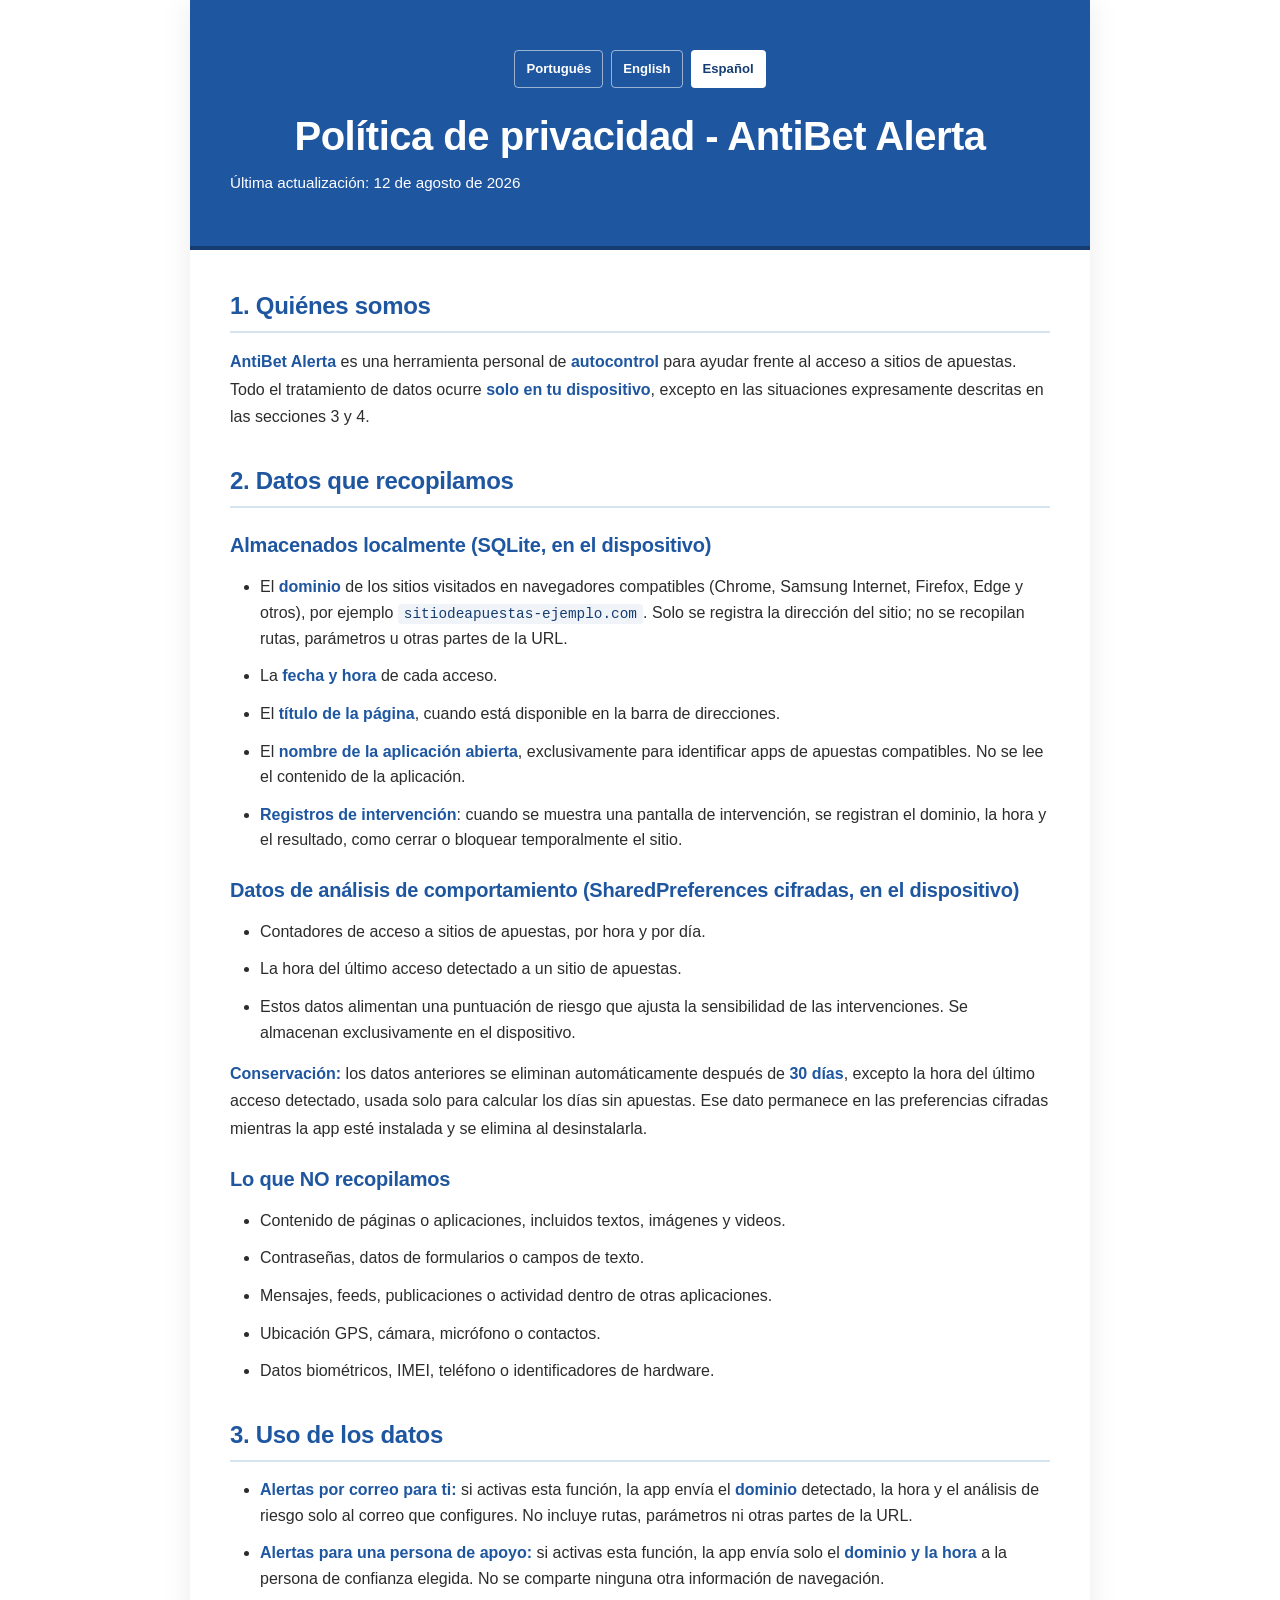
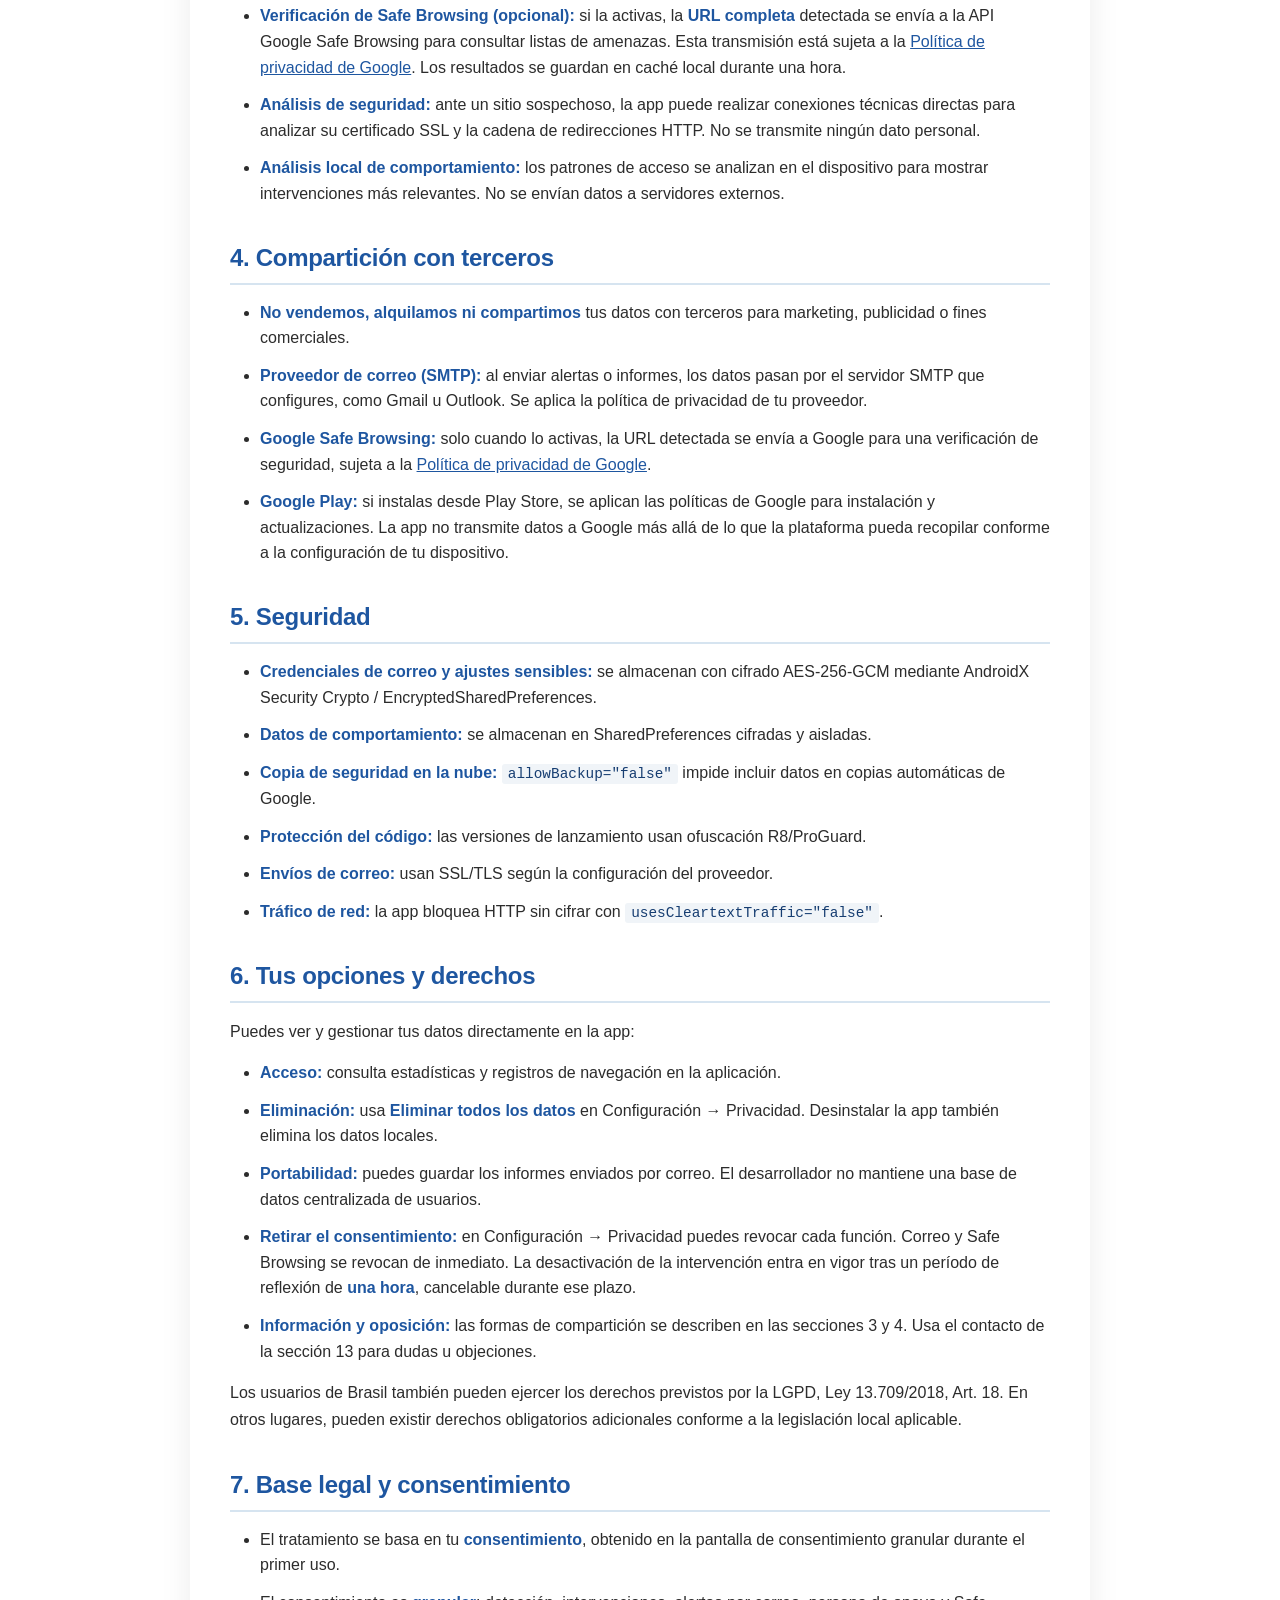
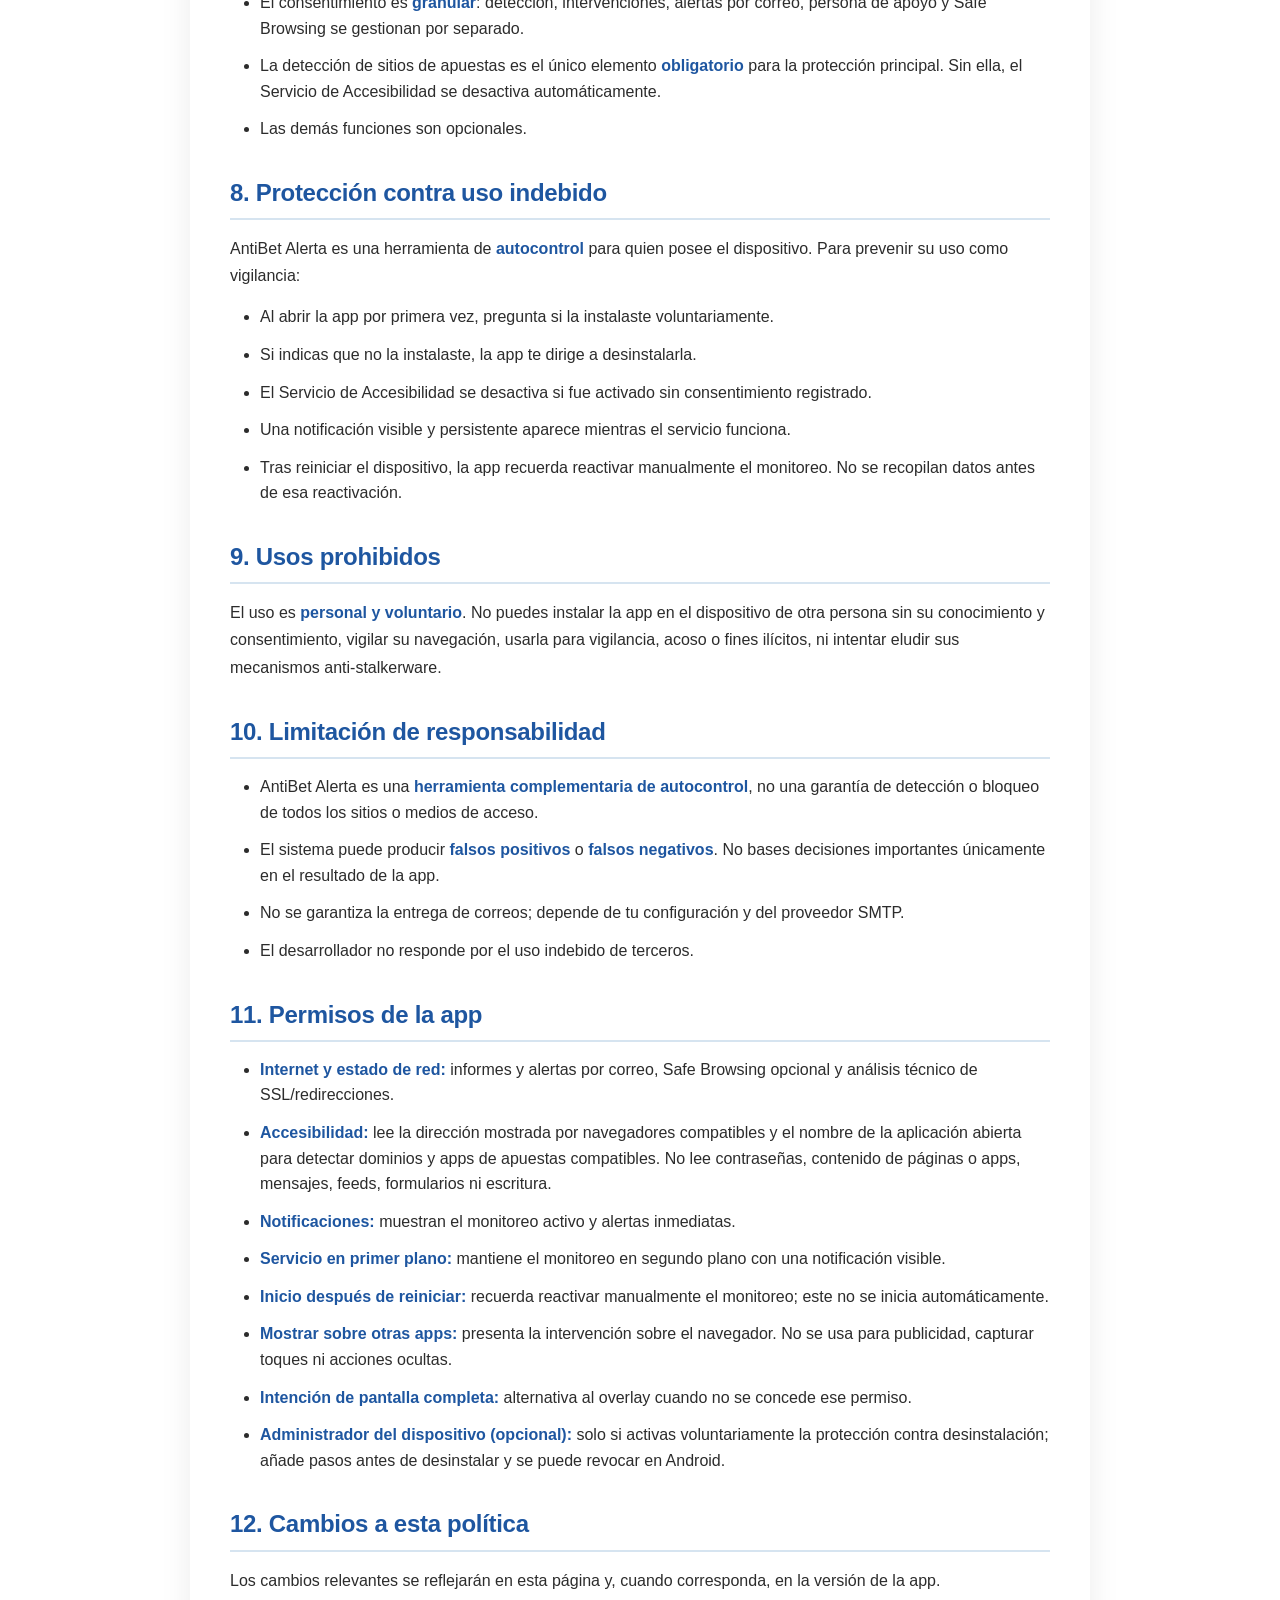
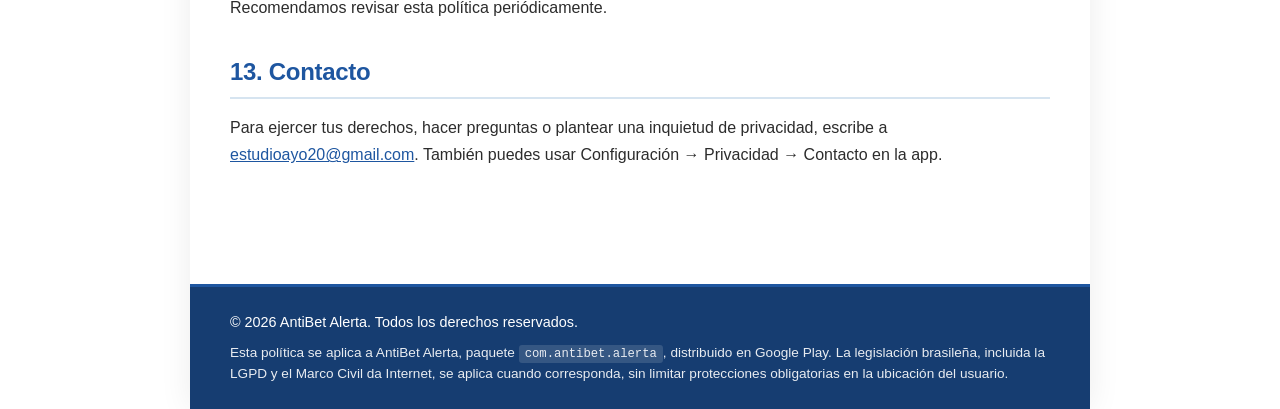
<file: es/index.html>
<!DOCTYPE html>
<html lang="es">
<head>
  <meta charset="UTF-8"><meta name="viewport" content="width=device-width, initial-scale=1.0, maximum-scale=5.0, user-scalable=yes">
  <meta name="description" content="Política de privacidad de AntiBet Alerta, una aplicación Android de autocontrol."><meta name="theme-color" content="#1e56a0"><link rel="canonical" href="https://brendaalcantara-liv.github.io/privacy-policy/es/">
  <link rel="alternate" hreflang="pt-BR" href="https://brendaalcantara-liv.github.io/privacy-policy/"><link rel="alternate" hreflang="en" href="https://brendaalcantara-liv.github.io/privacy-policy/en/"><link rel="alternate" hreflang="es" href="https://brendaalcantara-liv.github.io/privacy-policy/es/">
  <title>Política de privacidad - AntiBet Alerta</title><link rel="icon" type="image/png" href="../icon.png"><link rel="stylesheet" href="../styles.css">
</head>
<body><div class="container">
<header><nav class="language-nav" aria-label="Idiomas"><a href="../" lang="pt-BR">Português</a><a href="../en/" lang="en">English</a><a href="./" lang="es" aria-current="page">Español</a></nav><h1>Política de privacidad - AntiBet Alerta</h1><p class="last-update">Última actualización: 12 de agosto de 2026</p></header>
<main>
<section><h2>1. Quiénes somos</h2><p><strong>AntiBet Alerta</strong> es una herramienta personal de <strong>autocontrol</strong> para ayudar frente al acceso a sitios de apuestas. Todo el tratamiento de datos ocurre <strong>solo en tu dispositivo</strong>, excepto en las situaciones expresamente descritas en las secciones 3 y 4.</p></section>
<section><h2>2. Datos que recopilamos</h2><h3>Almacenados localmente (SQLite, en el dispositivo)</h3><ul><li>El <strong>dominio</strong> de los sitios visitados en navegadores compatibles (Chrome, Samsung Internet, Firefox, Edge y otros), por ejemplo <code>sitiodeapuestas-ejemplo.com</code>. Solo se registra la dirección del sitio; no se recopilan rutas, parámetros u otras partes de la URL.</li><li>La <strong>fecha y hora</strong> de cada acceso.</li><li>El <strong>título de la página</strong>, cuando está disponible en la barra de direcciones.</li><li>El <strong>nombre de la aplicación abierta</strong>, exclusivamente para identificar apps de apuestas compatibles. No se lee el contenido de la aplicación.</li><li><strong>Registros de intervención</strong>: cuando se muestra una pantalla de intervención, se registran el dominio, la hora y el resultado, como cerrar o bloquear temporalmente el sitio.</li></ul><h3>Datos de análisis de comportamiento (SharedPreferences cifradas, en el dispositivo)</h3><ul><li>Contadores de acceso a sitios de apuestas, por hora y por día.</li><li>La hora del último acceso detectado a un sitio de apuestas.</li><li>Estos datos alimentan una puntuación de riesgo que ajusta la sensibilidad de las intervenciones. Se almacenan exclusivamente en el dispositivo.</li></ul><p><strong>Conservación:</strong> los datos anteriores se eliminan automáticamente después de <strong>30 días</strong>, excepto la hora del último acceso detectado, usada solo para calcular los días sin apuestas. Ese dato permanece en las preferencias cifradas mientras la app esté instalada y se elimina al desinstalarla.</p><h3>Lo que NO recopilamos</h3><ul><li>Contenido de páginas o aplicaciones, incluidos textos, imágenes y videos.</li><li>Contraseñas, datos de formularios o campos de texto.</li><li>Mensajes, feeds, publicaciones o actividad dentro de otras aplicaciones.</li><li>Ubicación GPS, cámara, micrófono o contactos.</li><li>Datos biométricos, IMEI, teléfono o identificadores de hardware.</li></ul></section>
<section><h2>3. Uso de los datos</h2><ul><li><strong>Alertas por correo para ti:</strong> si activas esta función, la app envía el <strong>dominio</strong> detectado, la hora y el análisis de riesgo solo al correo que configures. No incluye rutas, parámetros ni otras partes de la URL.</li><li><strong>Alertas para una persona de apoyo:</strong> si activas esta función, la app envía solo el <strong>dominio y la hora</strong> a la persona de confianza elegida. No se comparte ninguna otra información de navegación.</li><li><strong>Verificación de Safe Browsing (opcional):</strong> si la activas, la <strong>URL completa</strong> detectada se envía a la API Google Safe Browsing para consultar listas de amenazas. Esta transmisión está sujeta a la <a href="https://policies.google.com/privacy" target="_blank" rel="noopener noreferrer">Política de privacidad de Google</a>. Los resultados se guardan en caché local durante una hora.</li><li><strong>Análisis de seguridad:</strong> ante un sitio sospechoso, la app puede realizar conexiones técnicas directas para analizar su certificado SSL y la cadena de redirecciones HTTP. No se transmite ningún dato personal.</li><li><strong>Análisis local de comportamiento:</strong> los patrones de acceso se analizan en el dispositivo para mostrar intervenciones más relevantes. No se envían datos a servidores externos.</li></ul></section>
<section><h2>4. Compartición con terceros</h2><ul><li><strong>No vendemos, alquilamos ni compartimos</strong> tus datos con terceros para marketing, publicidad o fines comerciales.</li><li><strong>Proveedor de correo (SMTP):</strong> al enviar alertas o informes, los datos pasan por el servidor SMTP que configures, como Gmail u Outlook. Se aplica la política de privacidad de tu proveedor.</li><li><strong>Google Safe Browsing:</strong> solo cuando lo activas, la URL detectada se envía a Google para una verificación de seguridad, sujeta a la <a href="https://policies.google.com/privacy" target="_blank" rel="noopener noreferrer">Política de privacidad de Google</a>.</li><li><strong>Google Play:</strong> si instalas desde Play Store, se aplican las políticas de Google para instalación y actualizaciones. La app no transmite datos a Google más allá de lo que la plataforma pueda recopilar conforme a la configuración de tu dispositivo.</li></ul></section>
<section><h2>5. Seguridad</h2><ul><li><strong>Credenciales de correo y ajustes sensibles:</strong> se almacenan con cifrado AES-256-GCM mediante AndroidX Security Crypto / EncryptedSharedPreferences.</li><li><strong>Datos de comportamiento:</strong> se almacenan en SharedPreferences cifradas y aisladas.</li><li><strong>Copia de seguridad en la nube:</strong> <code>allowBackup="false"</code> impide incluir datos en copias automáticas de Google.</li><li><strong>Protección del código:</strong> las versiones de lanzamiento usan ofuscación R8/ProGuard.</li><li><strong>Envíos de correo:</strong> usan SSL/TLS según la configuración del proveedor.</li><li><strong>Tráfico de red:</strong> la app bloquea HTTP sin cifrar con <code>usesCleartextTraffic="false"</code>.</li></ul></section>
<section><h2>6. Tus opciones y derechos</h2><p>Puedes ver y gestionar tus datos directamente en la app:</p><ul><li><strong>Acceso:</strong> consulta estadísticas y registros de navegación en la aplicación.</li><li><strong>Eliminación:</strong> usa <strong>Eliminar todos los datos</strong> en Configuración &rarr; Privacidad. Desinstalar la app también elimina los datos locales.</li><li><strong>Portabilidad:</strong> puedes guardar los informes enviados por correo. El desarrollador no mantiene una base de datos centralizada de usuarios.</li><li><strong>Retirar el consentimiento:</strong> en Configuración &rarr; Privacidad puedes revocar cada función. Correo y Safe Browsing se revocan de inmediato. La desactivación de la intervención entra en vigor tras un período de reflexión de <strong>una hora</strong>, cancelable durante ese plazo.</li><li><strong>Información y oposición:</strong> las formas de compartición se describen en las secciones 3 y 4. Usa el contacto de la sección 13 para dudas u objeciones.</li></ul><p>Los usuarios de Brasil también pueden ejercer los derechos previstos por la LGPD, Ley 13.709/2018, Art. 18. En otros lugares, pueden existir derechos obligatorios adicionales conforme a la legislación local aplicable.</p></section>
<section><h2>7. Base legal y consentimiento</h2><ul><li>El tratamiento se basa en tu <strong>consentimiento</strong>, obtenido en la pantalla de consentimiento granular durante el primer uso.</li><li>El consentimiento es <strong>granular</strong>: detección, intervenciones, alertas por correo, persona de apoyo y Safe Browsing se gestionan por separado.</li><li>La detección de sitios de apuestas es el único elemento <strong>obligatorio</strong> para la protección principal. Sin ella, el Servicio de Accesibilidad se desactiva automáticamente.</li><li>Las demás funciones son opcionales.</li></ul></section>
<section><h2>8. Protección contra uso indebido</h2><p>AntiBet Alerta es una herramienta de <strong>autocontrol</strong> para quien posee el dispositivo. Para prevenir su uso como vigilancia:</p><ul><li>Al abrir la app por primera vez, pregunta si la instalaste voluntariamente.</li><li>Si indicas que no la instalaste, la app te dirige a desinstalarla.</li><li>El Servicio de Accesibilidad se desactiva si fue activado sin consentimiento registrado.</li><li>Una notificación visible y persistente aparece mientras el servicio funciona.</li><li>Tras reiniciar el dispositivo, la app recuerda reactivar manualmente el monitoreo. No se recopilan datos antes de esa reactivación.</li></ul></section>
<section><h2>9. Usos prohibidos</h2><p>El uso es <strong>personal y voluntario</strong>. No puedes instalar la app en el dispositivo de otra persona sin su conocimiento y consentimiento, vigilar su navegación, usarla para vigilancia, acoso o fines ilícitos, ni intentar eludir sus mecanismos anti-stalkerware.</p></section>
<section><h2>10. Limitación de responsabilidad</h2><ul><li>AntiBet Alerta es una <strong>herramienta complementaria de autocontrol</strong>, no una garantía de detección o bloqueo de todos los sitios o medios de acceso.</li><li>El sistema puede producir <strong>falsos positivos</strong> o <strong>falsos negativos</strong>. No bases decisiones importantes únicamente en el resultado de la app.</li><li>No se garantiza la entrega de correos; depende de tu configuración y del proveedor SMTP.</li><li>El desarrollador no responde por el uso indebido de terceros.</li></ul></section>
<section><h2>11. Permisos de la app</h2><ul><li><strong>Internet y estado de red:</strong> informes y alertas por correo, Safe Browsing opcional y análisis técnico de SSL/redirecciones.</li><li><strong>Accesibilidad:</strong> lee la dirección mostrada por navegadores compatibles y el nombre de la aplicación abierta para detectar dominios y apps de apuestas compatibles. No lee contraseñas, contenido de páginas o apps, mensajes, feeds, formularios ni escritura.</li><li><strong>Notificaciones:</strong> muestran el monitoreo activo y alertas inmediatas.</li><li><strong>Servicio en primer plano:</strong> mantiene el monitoreo en segundo plano con una notificación visible.</li><li><strong>Inicio después de reiniciar:</strong> recuerda reactivar manualmente el monitoreo; este no se inicia automáticamente.</li><li><strong>Mostrar sobre otras apps:</strong> presenta la intervención sobre el navegador. No se usa para publicidad, capturar toques ni acciones ocultas.</li><li><strong>Intención de pantalla completa:</strong> alternativa al overlay cuando no se concede ese permiso.</li><li><strong>Administrador del dispositivo (opcional):</strong> solo si activas voluntariamente la protección contra desinstalación; añade pasos antes de desinstalar y se puede revocar en Android.</li></ul></section>
<section><h2>12. Cambios a esta política</h2><p>Los cambios relevantes se reflejarán en esta página y, cuando corresponda, en la versión de la app. Recomendamos revisar esta política periódicamente.</p></section>
<section><h2>13. Contacto</h2><p>Para ejercer tus derechos, hacer preguntas o plantear una inquietud de privacidad, escribe a <a href="mailto:estudioayo20@gmail.com">estudioayo20@gmail.com</a>. También puedes usar Configuración &rarr; Privacidad &rarr; Contacto en la app.</p></section>
</main><footer><p>&copy; 2026 AntiBet Alerta. Todos los derechos reservados.</p><p style="margin-top:10px;font-size:.85em;opacity:.9;">Esta política se aplica a AntiBet Alerta, paquete <code>com.antibet.alerta</code>, distribuido en Google Play. La legislación brasileña, incluida la LGPD y el Marco Civil da Internet, se aplica cuando corresponda, sin limitar protecciones obligatorias en la ubicación del usuario.</p></footer>
</div></body></html>
</file>
<file: styles.css>
* {
    margin: 0;
    padding: 0;
    box-sizing: border-box;
}

html {
    font-size: 16px;
    -webkit-text-size-adjust: 100%;
    -webkit-font-smoothing: antialiased;
}

body {
    font-family: 'Segoe UI', 'Helvetica Neue', Arial, sans-serif;
    line-height: 1.7;
    color: #1a1a1a;
    background-color: #ffffff;
    overflow-x: hidden;
}

.container {
    max-width: 900px;
    margin: 0 auto;
    background-color: #ffffff;
    min-height: 100vh;
    box-shadow: 0 0 30px rgba(0, 0, 0, 0.08);
}

header {
    background-color: #1e56a0;
    color: #ffffff;
    padding: 50px 40px 35px;
    text-align: center;
    border-bottom: 4px solid #163d71;
}

.language-nav {
    display: flex;
    justify-content: center;
    flex-wrap: wrap;
    gap: 8px;
    margin: 0 0 24px;
}

.language-nav a {
    color: #ffffff;
    text-decoration: none;
    font-size: .82rem;
    font-weight: 600;
    padding: 7px 11px;
    border: 1px solid rgba(255, 255, 255, .55);
    border-radius: 4px;
}

.language-nav a[aria-current="page"] {
    background: #ffffff;
    color: #163d71;
}

header h1 {
    font-size: clamp(1.75rem, 5vw, 2.5rem);
    margin-bottom: 10px;
    font-weight: 600;
    line-height: 1.2;
    letter-spacing: -0.5px;
    color: #ffffff;
}

.last-update {
    font-size: clamp(0.875rem, 2.5vw, 0.95rem);
    opacity: 1;
    font-weight: 400;
    color: #ffffff;
}

main {
    padding: 40px;
    background-color: #ffffff;
}

section {
    margin-bottom: 35px;
    scroll-margin-top: 20px;
}

h2 {
    color: #1e56a0;
    font-size: clamp(1.25rem, 3.5vw, 1.5rem);
    margin-bottom: 15px;
    padding-bottom: 10px;
    border-bottom: 2px solid #d6e4f0;
    line-height: 1.3;
    font-weight: 600;
    letter-spacing: -0.3px;
}

h3 {
    color: #1e56a0;
    font-size: clamp(1.125rem, 3vw, 1.25rem);
    margin-top: 20px;
    margin-bottom: 12px;
    font-weight: 600;
    letter-spacing: -0.2px;
}

p {
    margin-bottom: 15px;
    text-align: left;
    font-size: clamp(0.9375rem, 2.5vw, 1rem);
    line-height: 1.7;
    color: #2c2c2c;
}

ul, ol {
    margin-left: 20px;
    margin-bottom: 15px;
    padding-left: 10px;
}

ol {
    list-style-type: decimal;
}

li {
    margin-bottom: 12px;
    font-size: clamp(0.9375rem, 2.5vw, 1rem);
    line-height: 1.6;
    color: #2c2c2c;
}

strong {
    color: #1e56a0;
    font-weight: 600;
}

a {
    color: #1e56a0;
    text-decoration: underline;
    transition: color 0.2s ease;
}

a:hover {
    color: #163d71;
}

a:visited {
    color: #163d71;
}

code {
    background-color: #f0f4f8;
    color: #163d71;
    padding: 2px 6px;
    border-radius: 3px;
    font-family: 'Courier New', Courier, monospace;
    font-size: 0.9em;
}

footer {
    background-color: #163d71;
    color: #ffffff;
    text-align: center;
    padding: 25px 40px;
    margin-top: 40px;
    border-top: 3px solid #1e56a0;
}

footer p {
    margin: 0;
    font-size: clamp(0.8125rem, 2.5vw, 0.9rem);
    line-height: 1.5;
    color: #ffffff;
}

footer code {
    background-color: rgba(255, 255, 255, 0.15);
    color: #ffffff;
    padding: 2px 6px;
    border-radius: 3px;
    font-family: 'Courier New', Courier, monospace;
    font-size: 0.9em;
}

/* Tablets e telas médias */
@media (max-width: 768px) {
    .container {
        box-shadow: 0 0 15px rgba(0, 0, 0, 0.05);
    }

    header {
        padding: 40px 25px 30px;
    }

    main {
        padding: 30px 25px;
    }

    section {
        margin-bottom: 30px;
    }

    ul {
        margin-left: 15px;
        padding-left: 8px;
    }

    footer {
        padding: 20px 25px;
    }
}

/* Smartphones - Telas pequenas */
@media (max-width: 480px) {
    header {
        padding: 30px 20px 25px;
    }

    header h1 {
        font-size: 1.75rem;
        margin-bottom: 8px;
    }

    .last-update {
        font-size: 0.875rem;
    }

    main {
        padding: 25px 20px;
    }

    section {
        margin-bottom: 25px;
    }

    h2 {
        font-size: 1.25rem;
        margin-bottom: 12px;
        padding-bottom: 8px;
    }

    p {
        margin-bottom: 12px;
        font-size: 0.9375rem;
        text-align: left;
    }

    ul {
        margin-left: 12px;
        padding-left: 5px;
    }

    li {
        margin-bottom: 10px;
        font-size: 0.9375rem;
    }

    footer {
        padding: 18px 20px;
        margin-top: 30px;
    }

    footer p {
        font-size: 0.8125rem;
    }
}

/* Smartphones muito pequenos */
@media (max-width: 360px) {
    header {
        padding: 25px 15px 20px;
    }

    header h1 {
        font-size: 1.5rem;
    }

    main {
        padding: 20px 15px;
    }

    section {
        margin-bottom: 20px;
    }

    h2 {
        font-size: 1.125rem;
    }

    p, li {
        font-size: 0.875rem;
    }
}

/* Melhorias de touch para dispositivos móveis */
@media (hover: none) and (pointer: coarse) {
    a {
        min-height: 44px;
        display: inline-flex;
        align-items: center;
    }

    li {
        padding: 4px 0;
    }
}

/* Modo paisagem em smartphones */
@media (max-height: 500px) and (orientation: landscape) {
    header {
        padding: 20px 25px 15px;
    }

    header h1 {
        font-size: 1.5rem;
    }

    main {
        padding: 20px 25px;
    }

    section {
        margin-bottom: 20px;
    }
}
</file>
